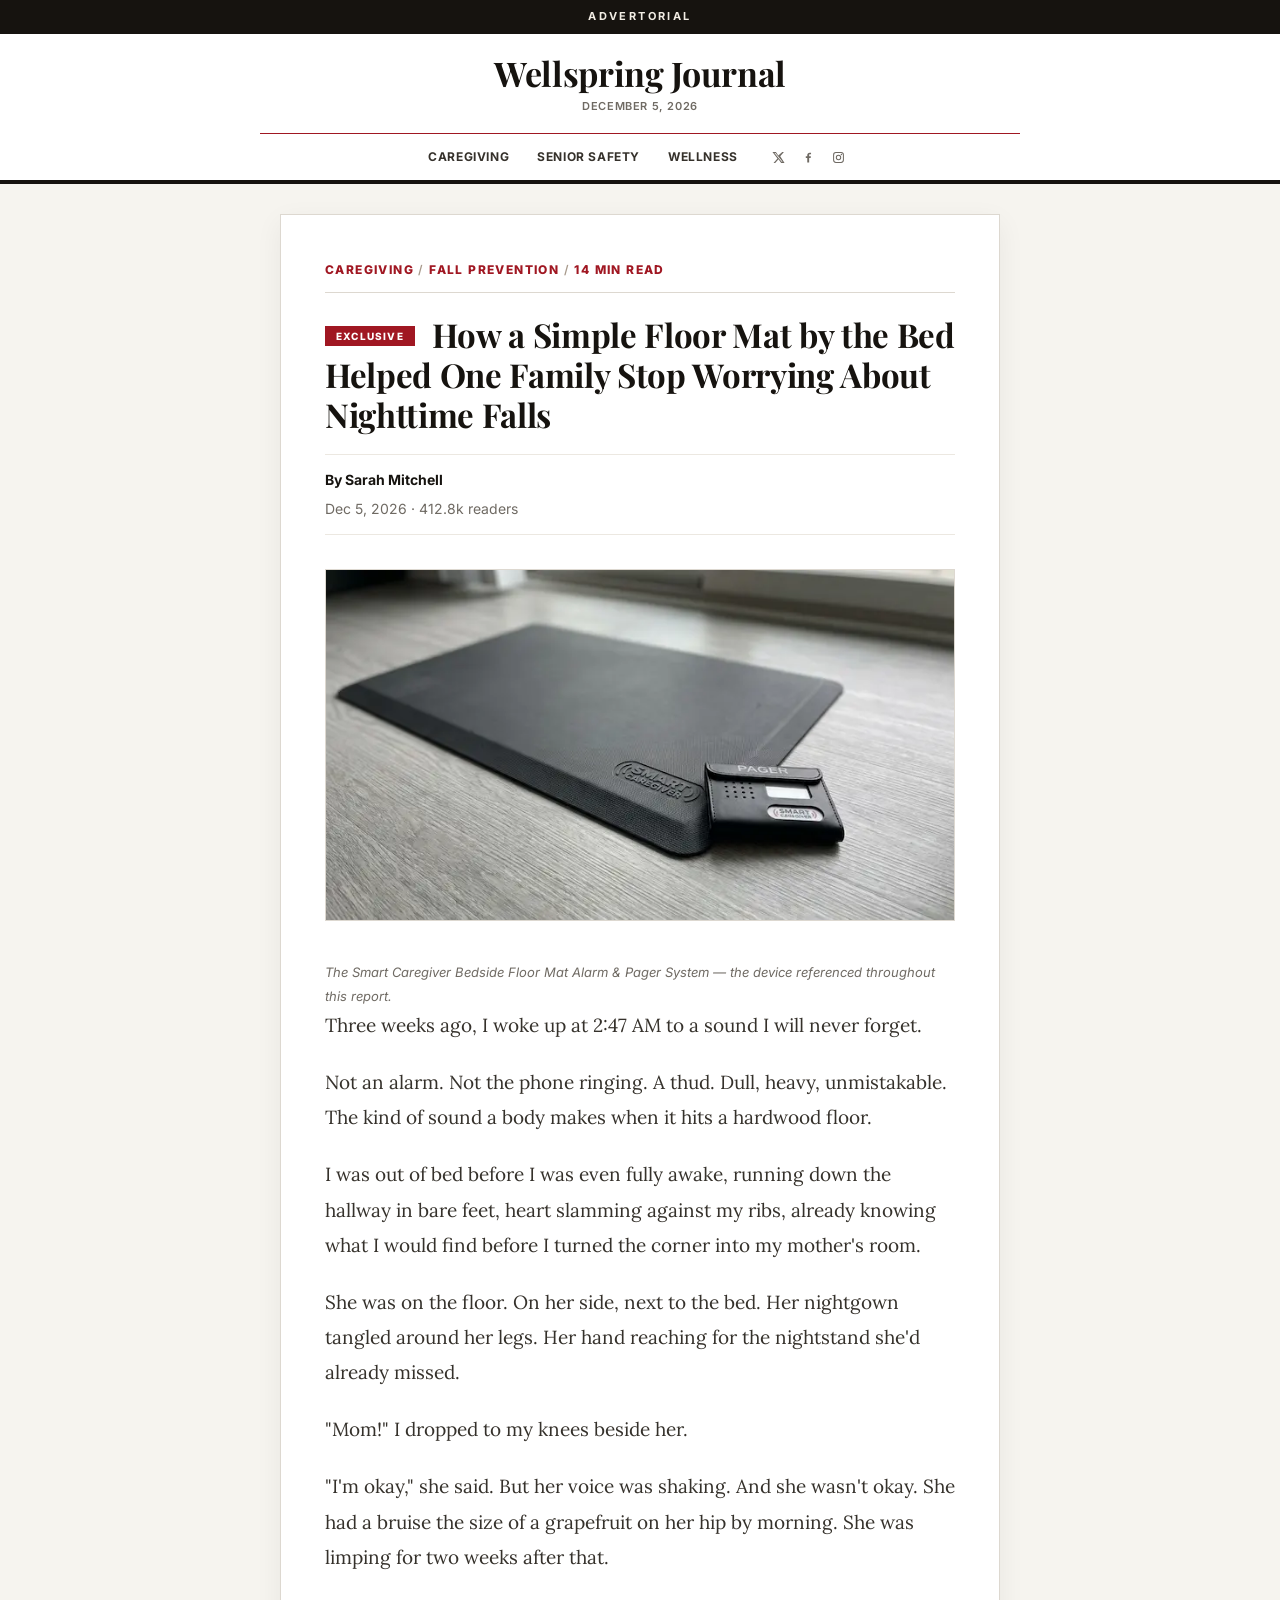
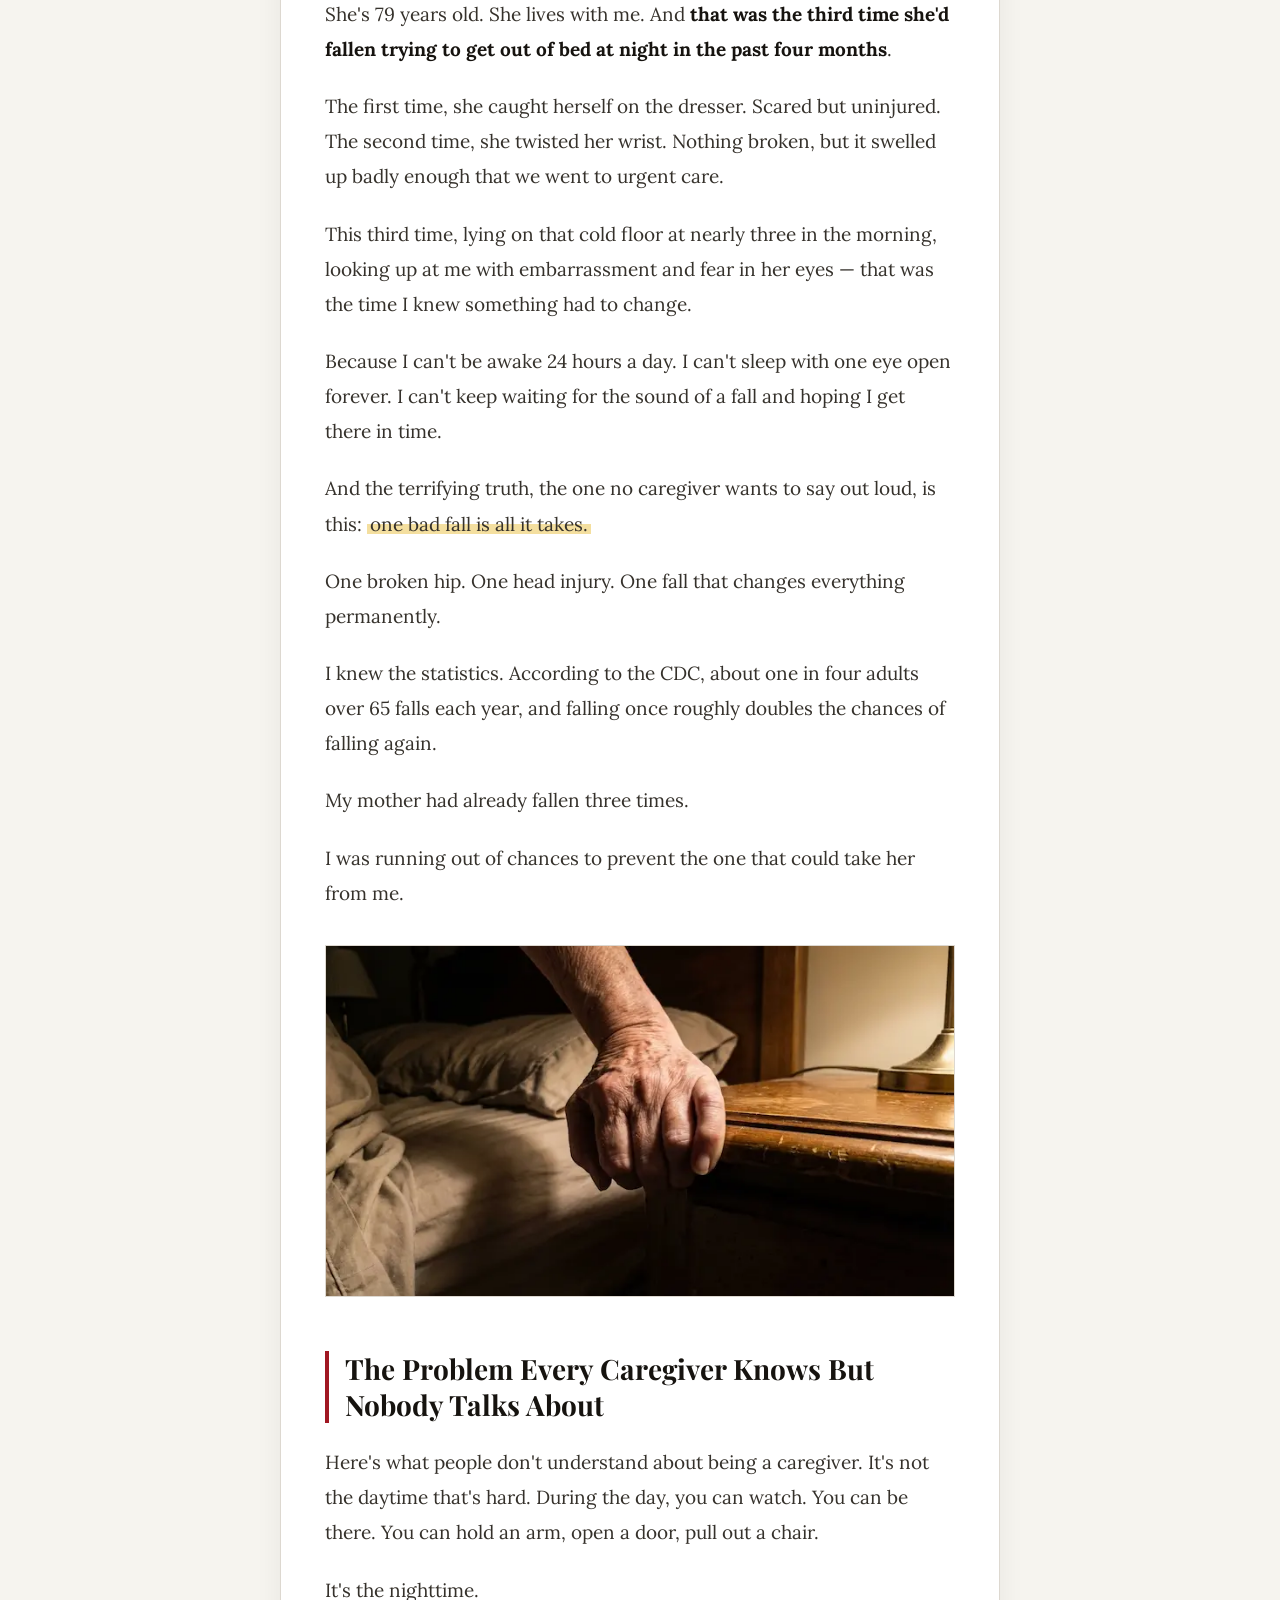
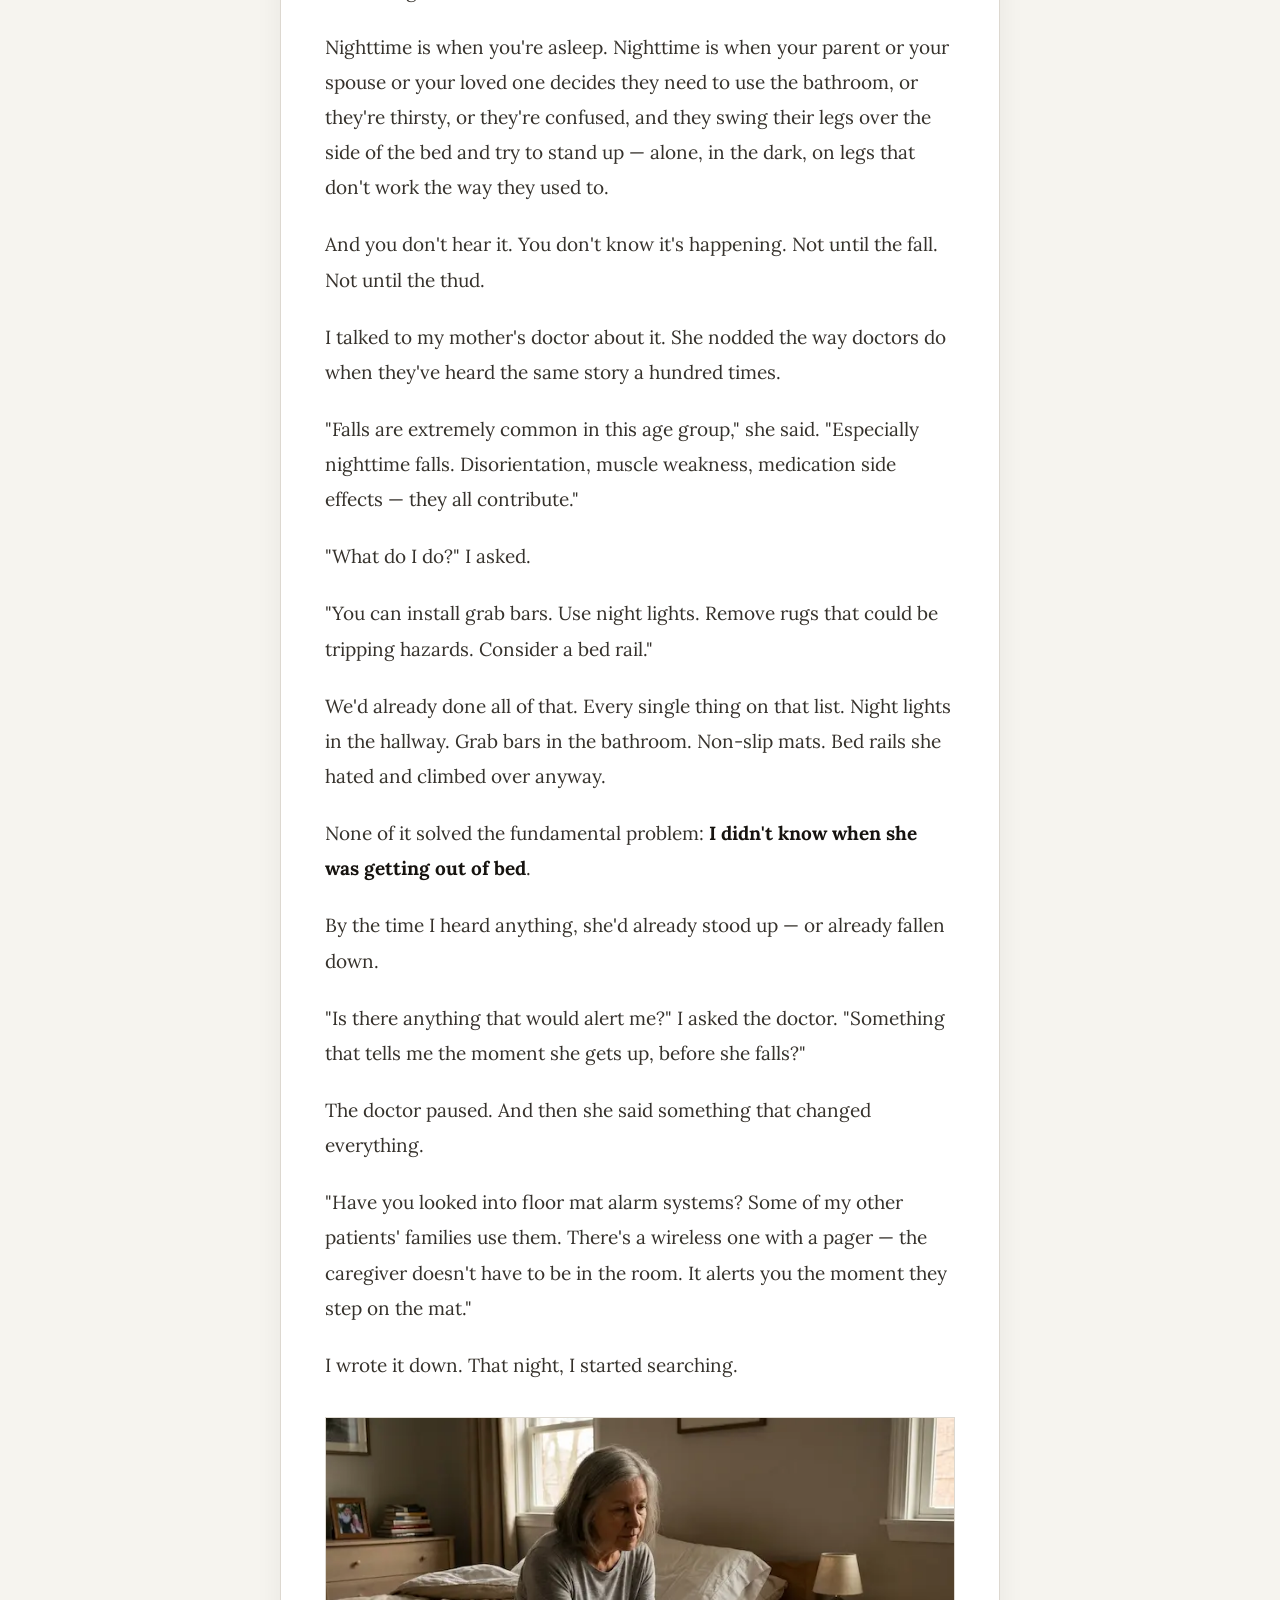
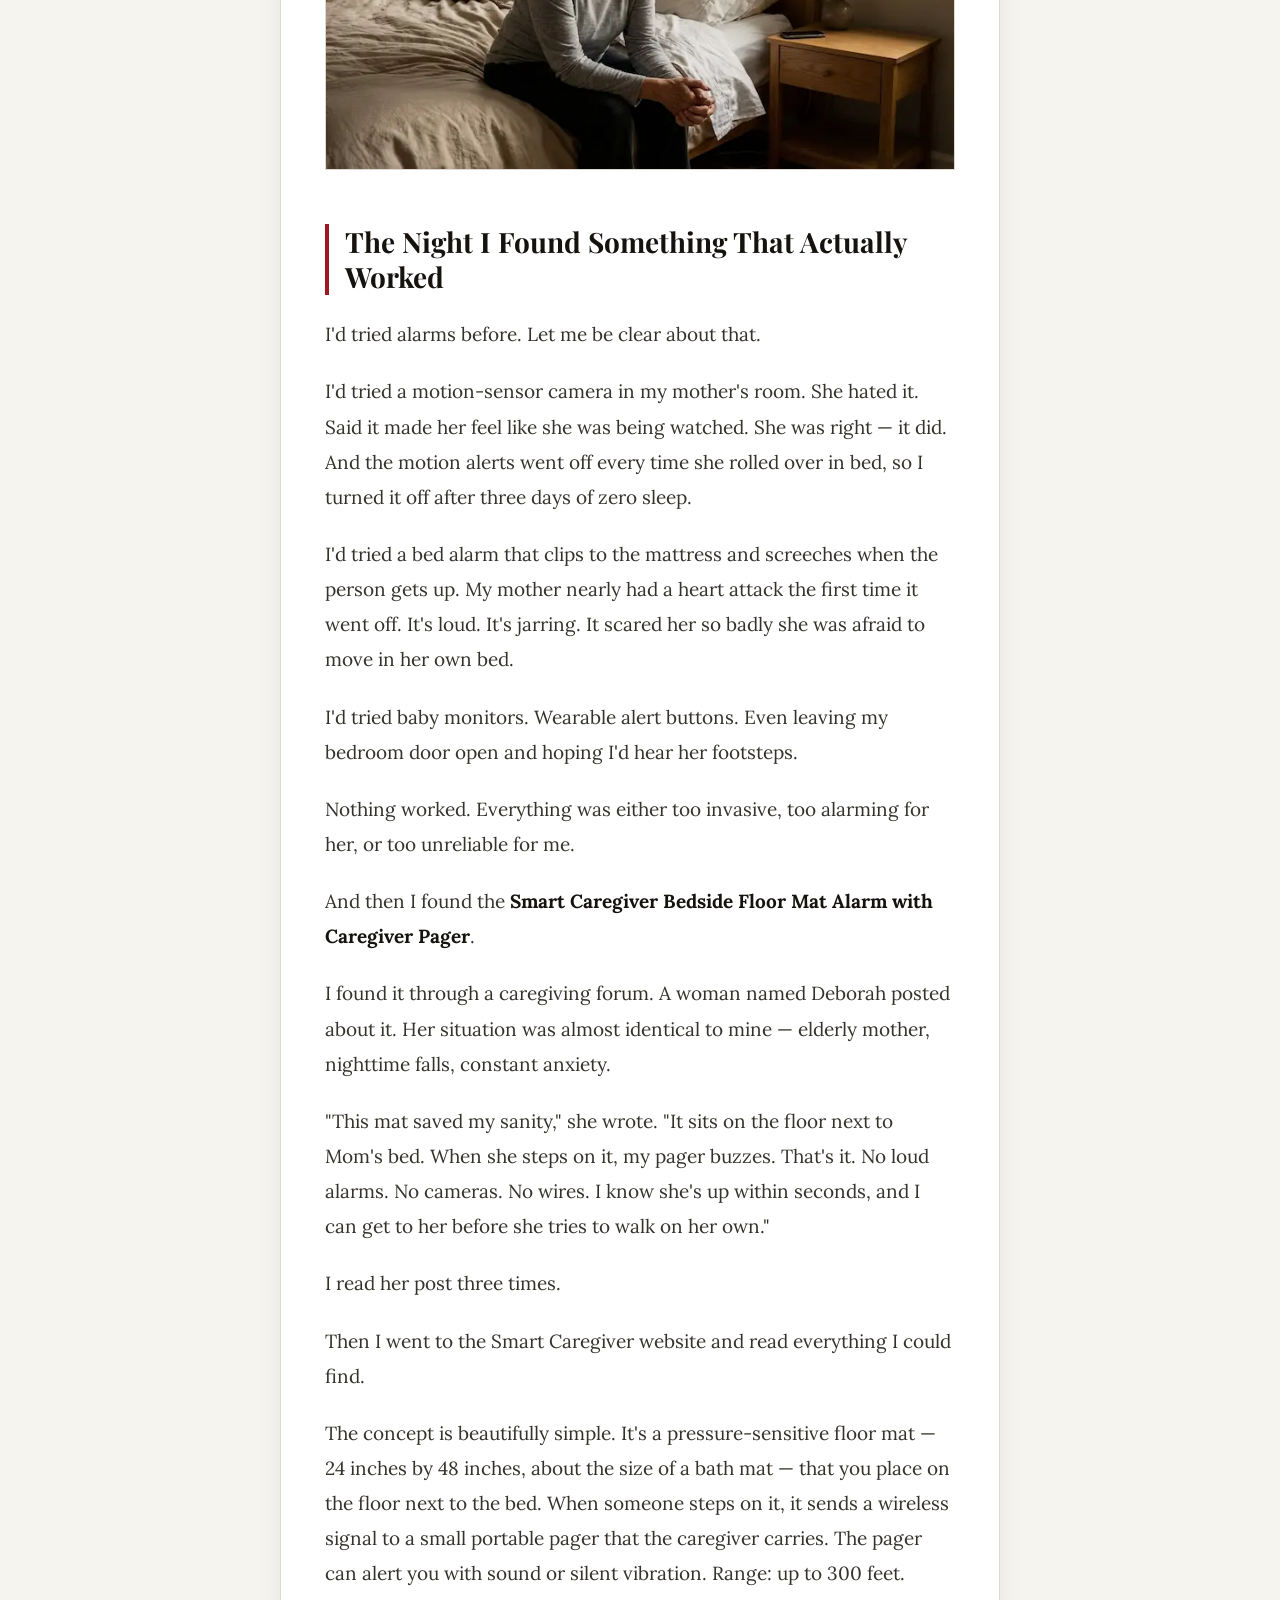
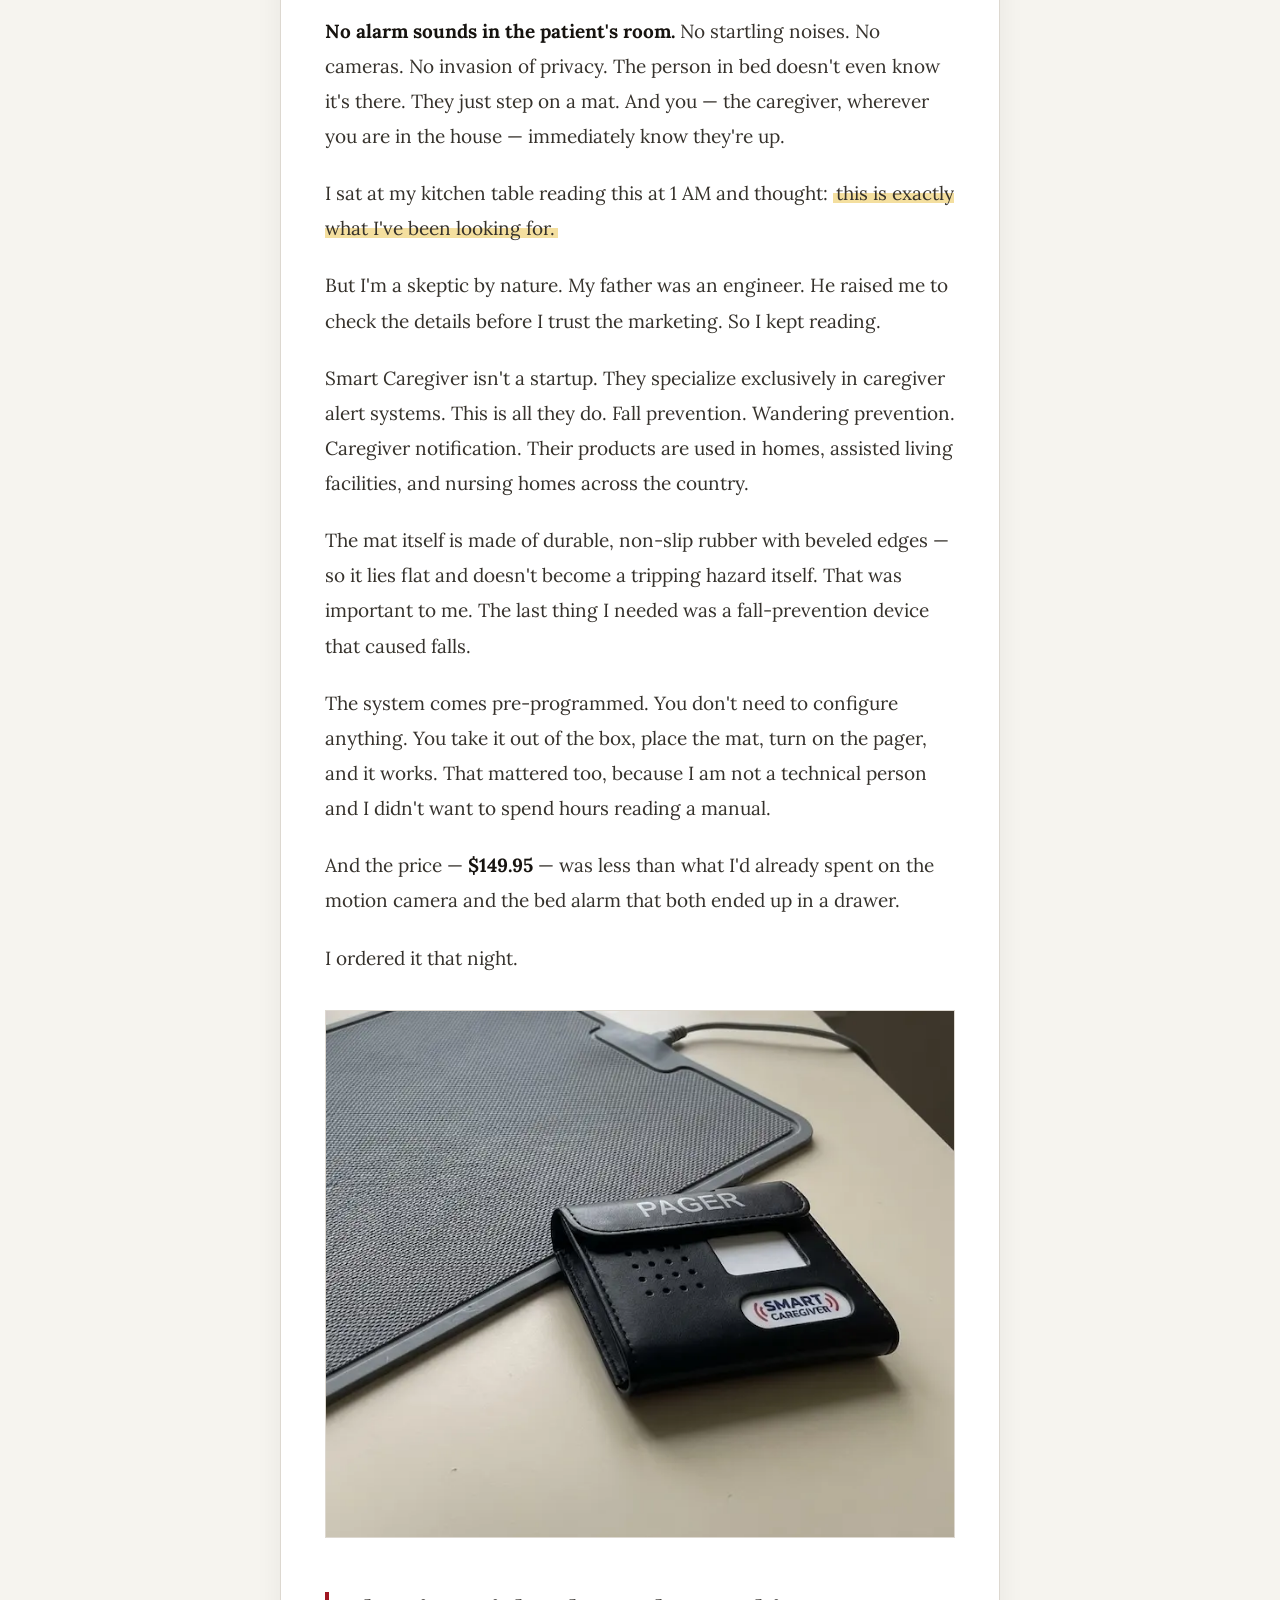
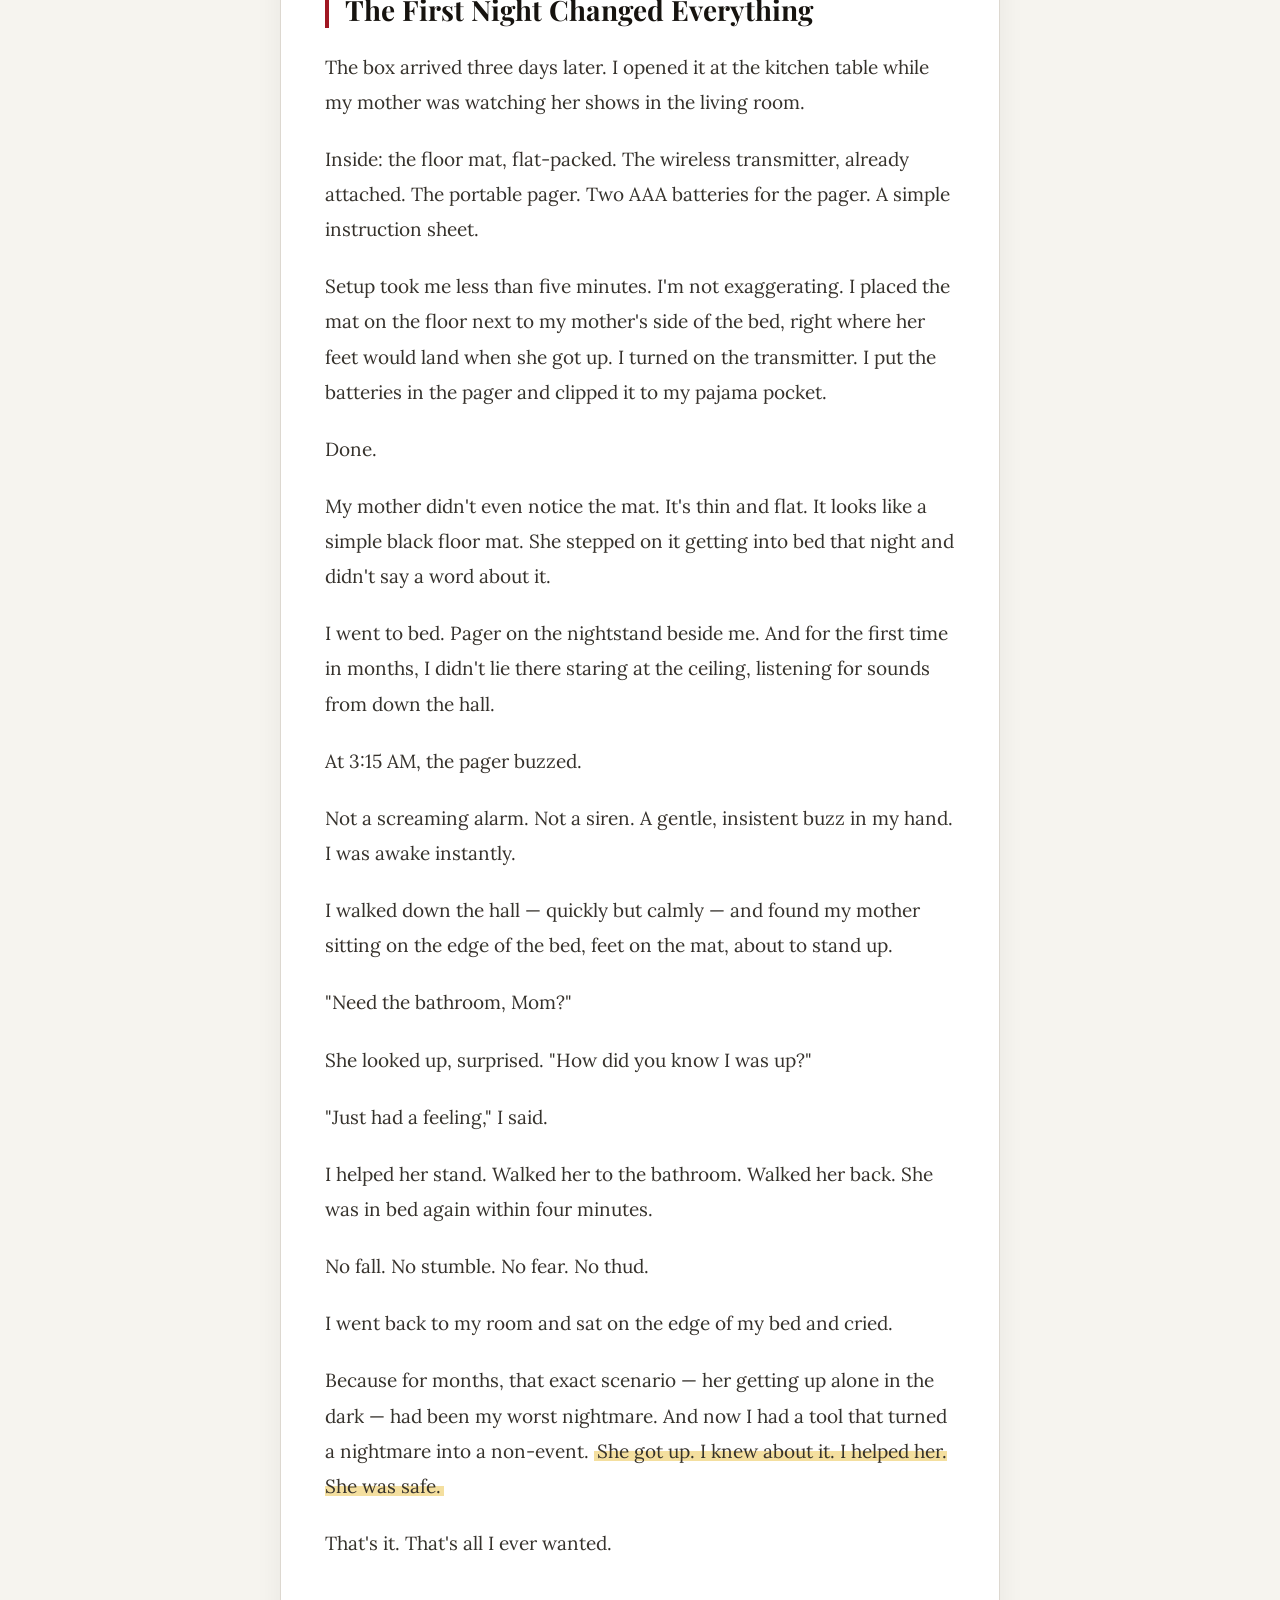
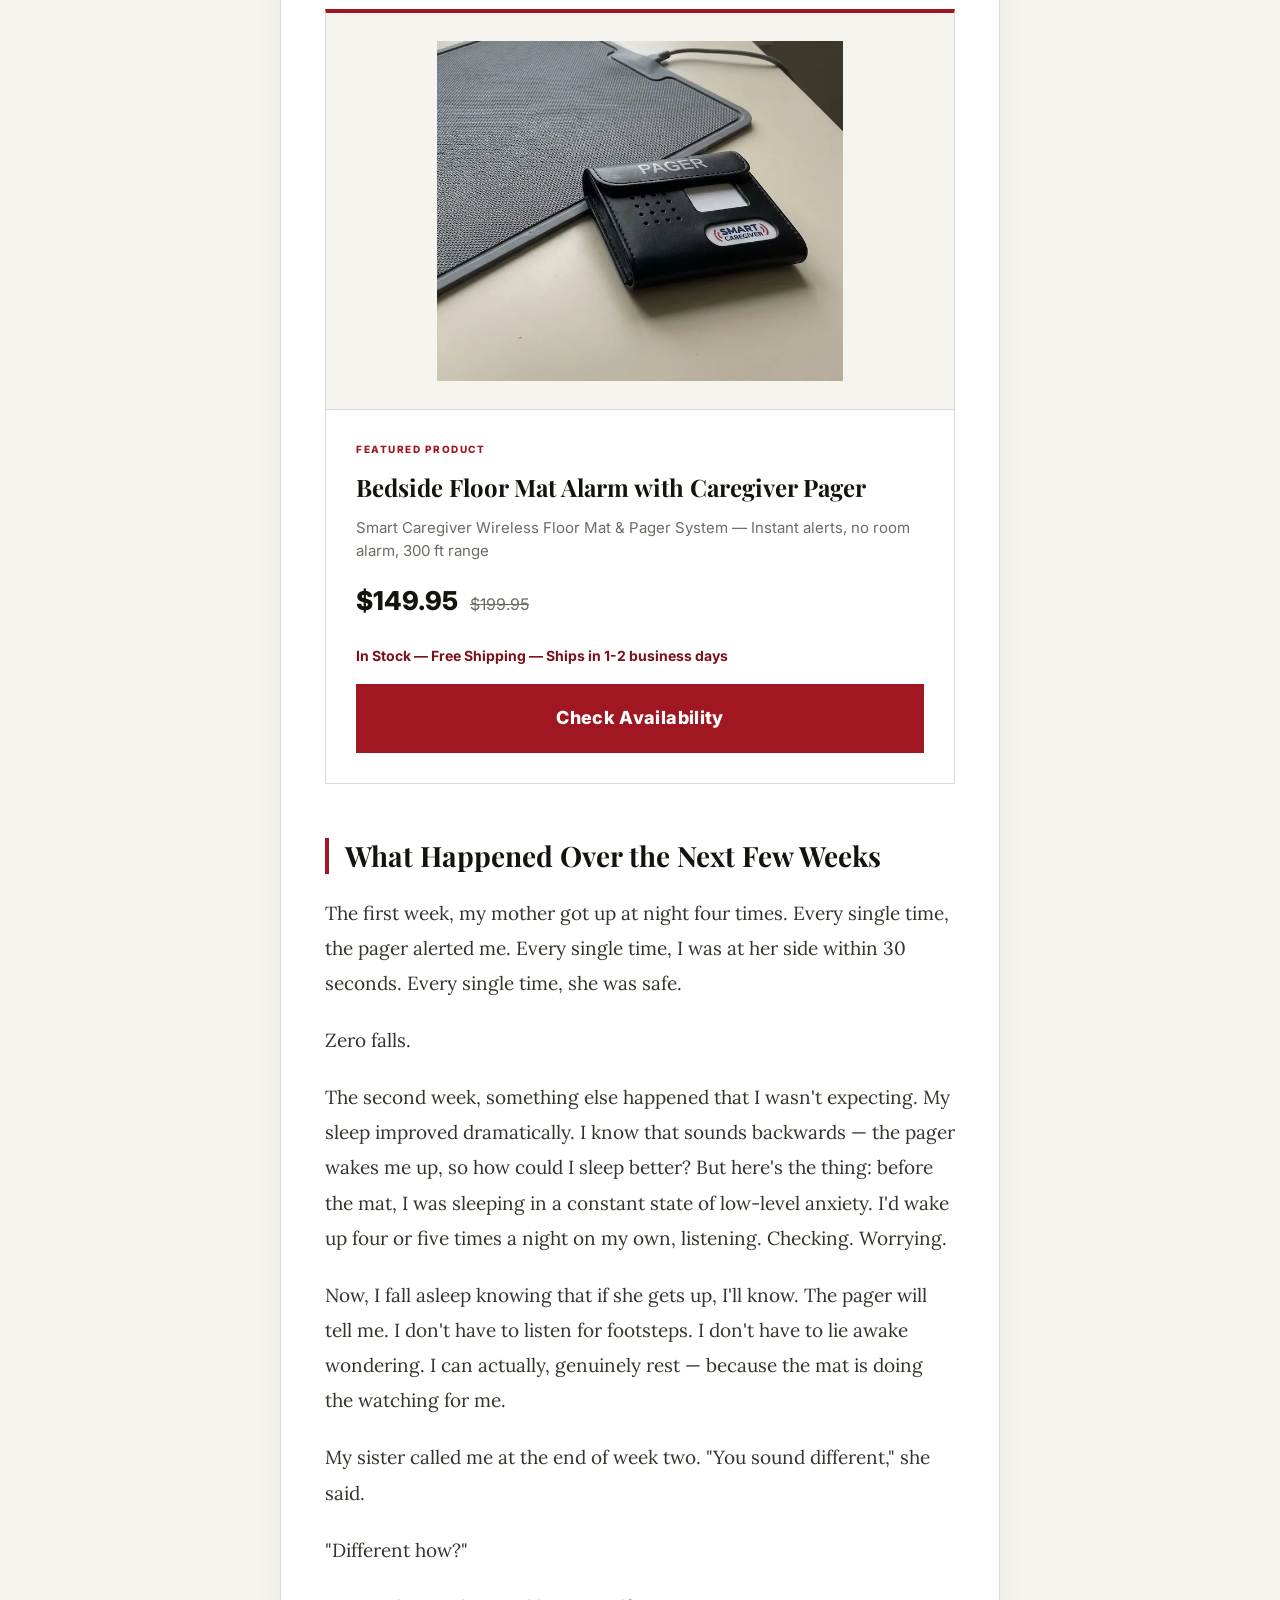
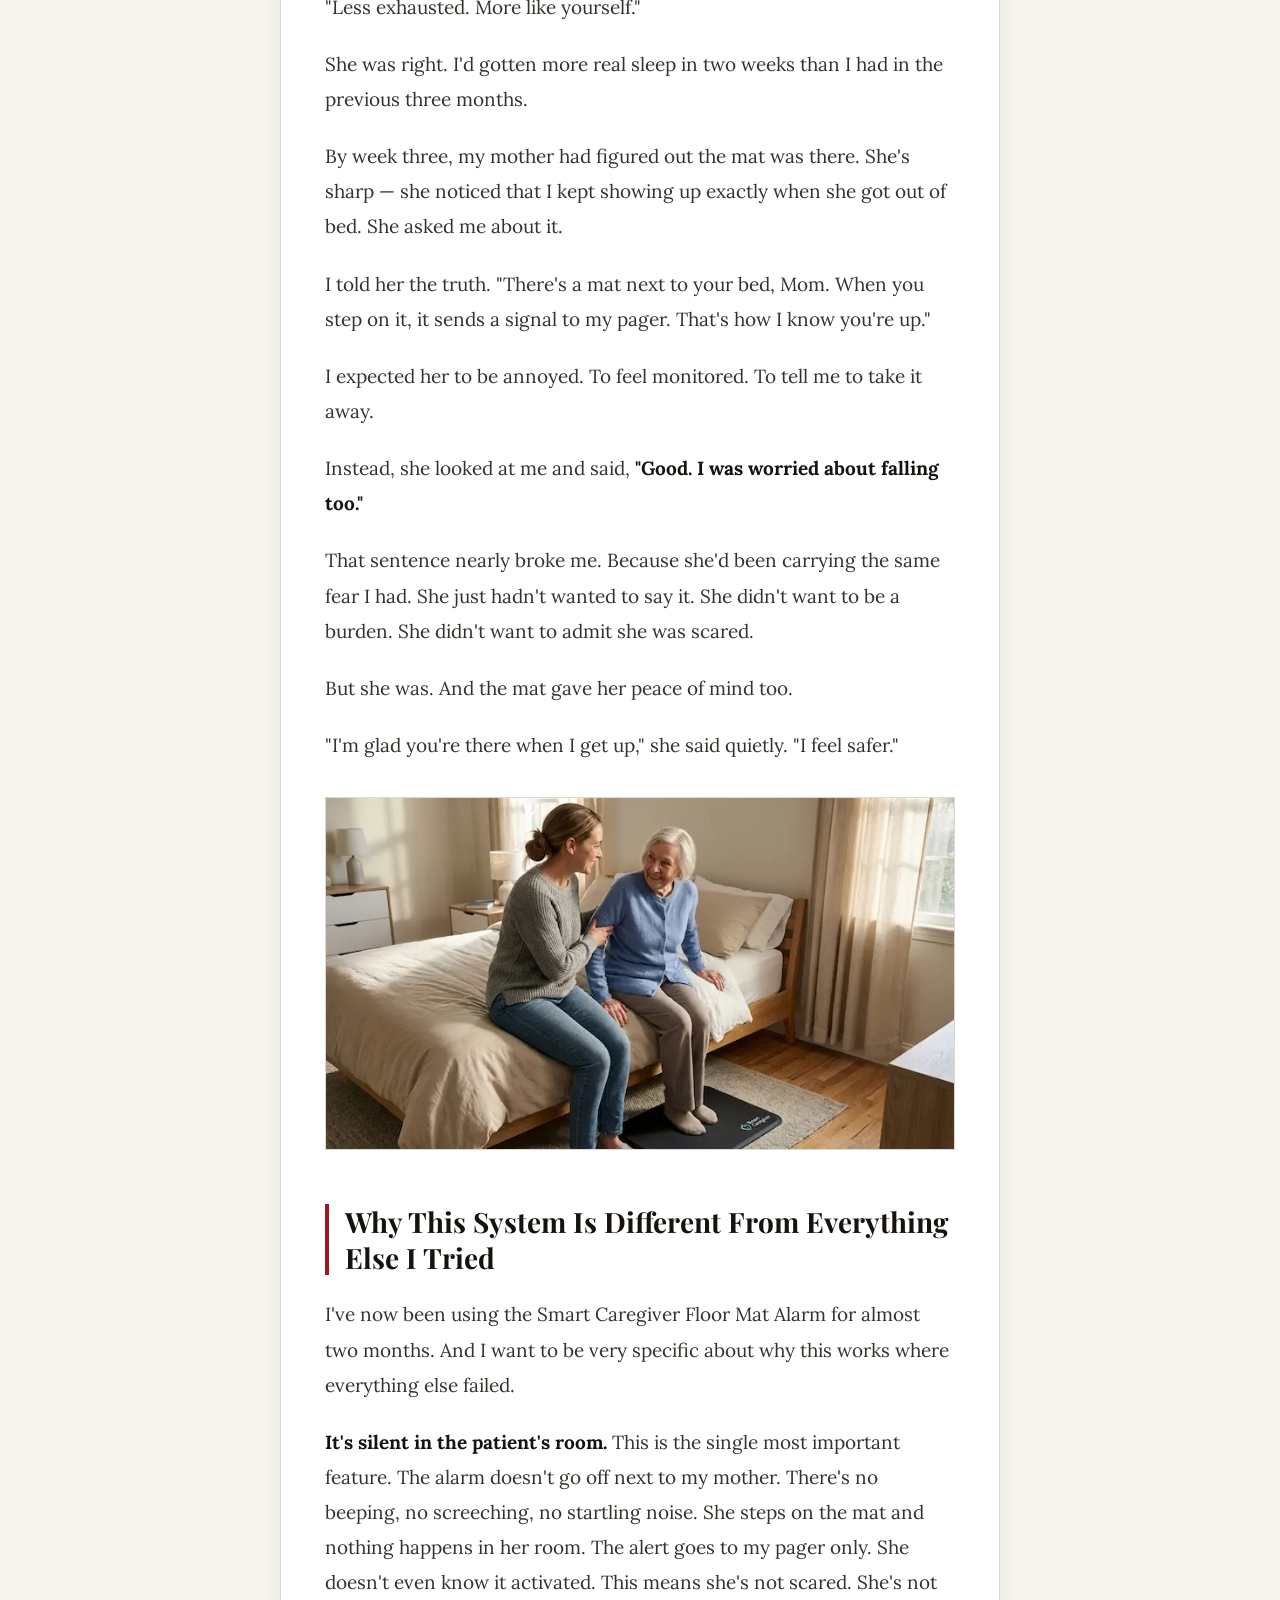
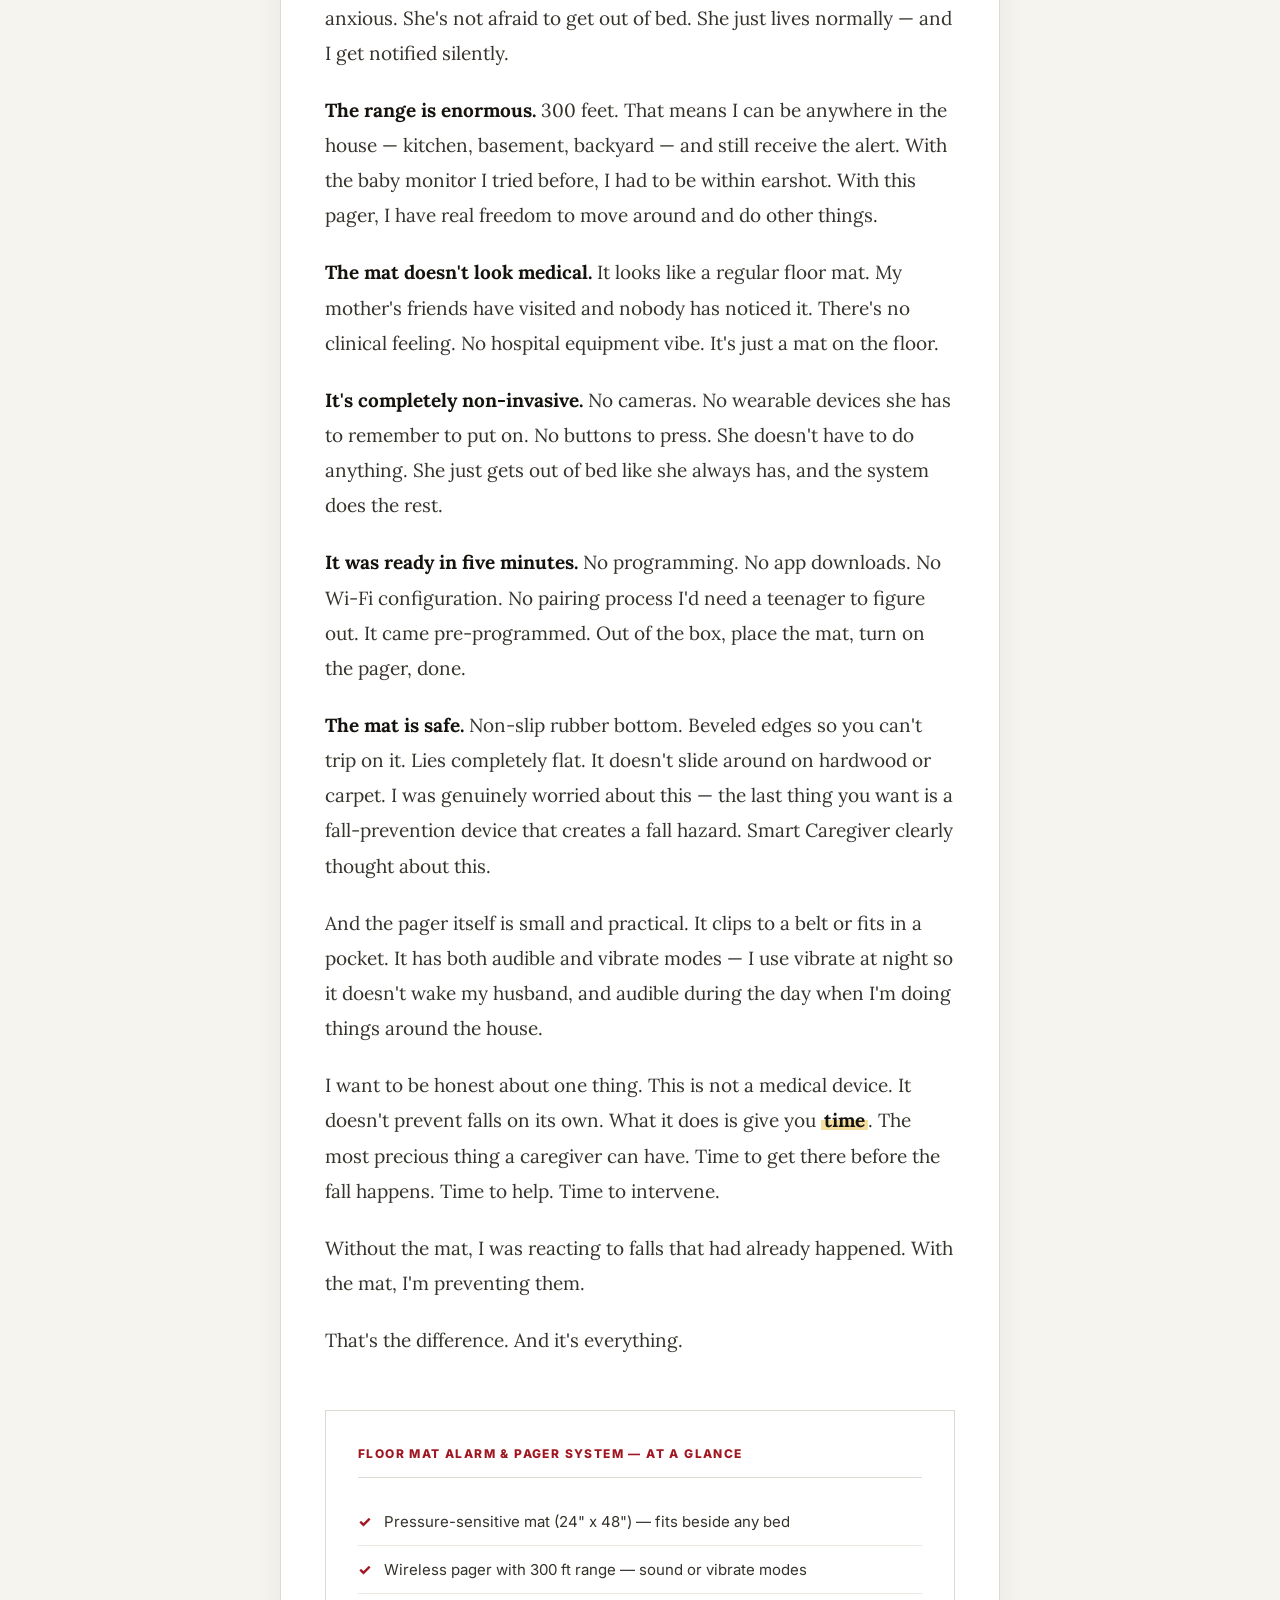
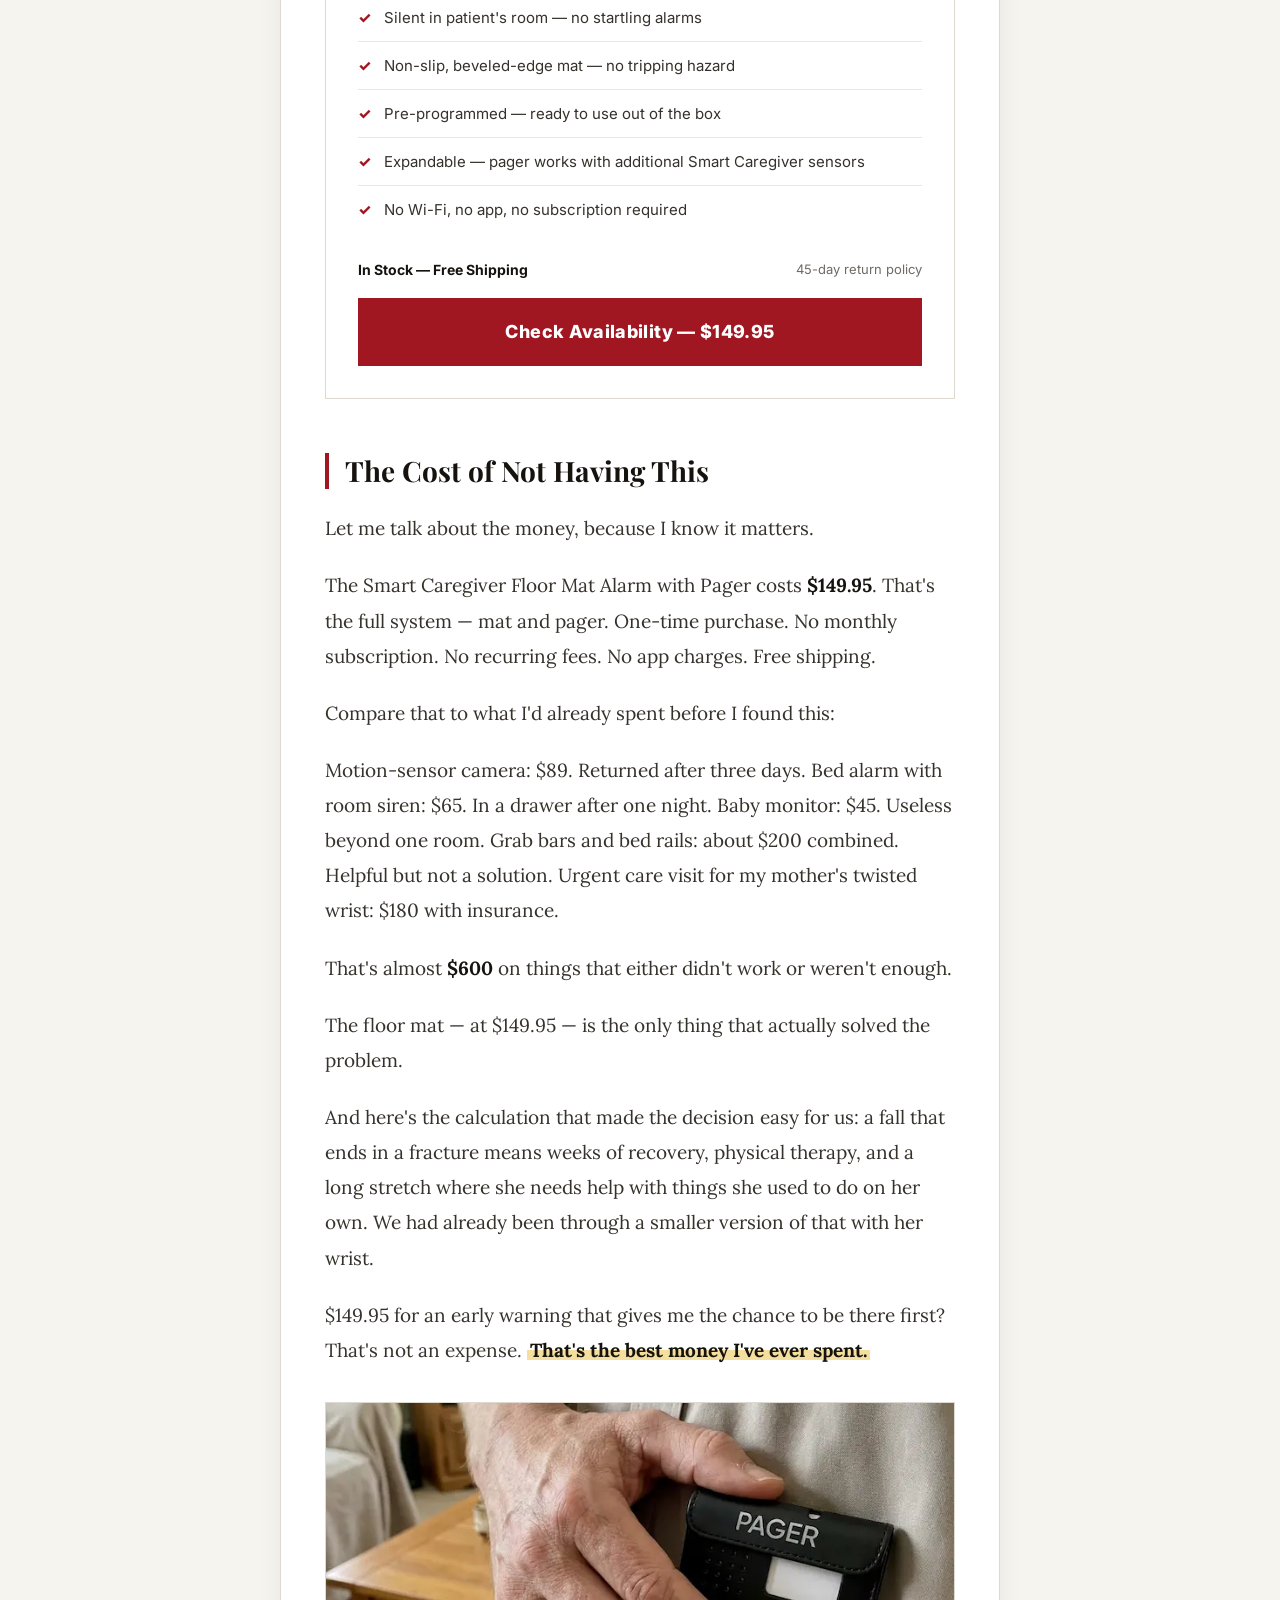
<file: index.html>
﻿<!DOCTYPE html>
<html lang="en">
<head>
    <meta charset="UTF-8">
    <meta name="viewport" content="width=device-width, initial-scale=1.0">
    <link rel="preconnect" href="https://fonts.googleapis.com">
    <link rel="preconnect" href="https://fonts.gstatic.com" crossorigin>
    <link href="https://fonts.googleapis.com/css2?family=Playfair+Display:ital,wght@0,400;0,600;0,700;1,400&family=Lora:ital,wght@0,400;0,500;0,600;0,700;1,400&family=Inter:wght@400;500;600;700;800&display=swap" rel="stylesheet">

    <!--Redtrack code-->
    <title>Wellspring Journal - Bedside Floor Mat Alarm with Caregiver Pager</title>
    <script type="application/ld+json">
        {
            "@context": "https://schema.org",
            "@type": "Article",
            "headline": "How a Simple Floor Mat Helped One Family Stop Worrying About Nighttime Falls",
            "author": { "@type": "Person", "name": "Sarah Mitchell" },
            "datePublished": "2025-01-01"
        }
    </script>

    <style>
        *, *::before, *::after { margin: 0; padding: 0; box-sizing: border-box; }
        html { scroll-behavior: auto; }
        a { text-decoration: none; color: inherit; }
        img { max-width: 100%; height: auto; display: block; }

        body {
            font-family: "Lora", Georgia, serif;
            background: #F7F3ED;
            color: #2a2522;
            line-height: 1.65;
            font-size: 17px;
            overflow-x: hidden;
            -webkit-font-smoothing: antialiased;
        }

        .progress { position: fixed; top: 0; left: 0; height: 2px; width: 0%; background: #5C4033; z-index: 9999; }

        .adv {
            background: #EDE8E1;
            padding: 5px 0;
            text-align: center;
            font-family: "Inter", sans-serif;
            font-size: 9px;
            font-weight: 600;
            letter-spacing: 2.5px;
            text-transform: uppercase;
            color: #9a8e82;
        }

        /* HEADER */
        .mast { background: #FFFDF9; border-bottom: 2px solid #2a2522; }
        .mast__top { max-width: 900px; margin: 0 auto; padding: 20px 20px 16px; display: flex; justify-content: space-between; align-items: flex-end; }
        .mast__logo { font-family: "Playfair Display", Georgia, serif; font-size: 28px; font-weight: 700; color: #2a2522; letter-spacing: -0.02em; line-height: 1; }
        .mast__date { font-family: "Inter", sans-serif; font-size: 11px; color: #8a7e72; font-weight: 500; letter-spacing: 0.3px; }
        .mast__nav { border-top: 1px solid #d6cfc6; background: #FFFDF9; }
        .mast__nav-inner { max-width: 900px; margin: 0 auto; padding: 0 20px; display: flex; align-items: center; gap: 28px; }
        .mast__nav a { font-family: "Inter", sans-serif; font-size: 12px; font-weight: 600; color: #5C4033; letter-spacing: 0.5px; text-transform: uppercase; padding: 10px 0; display: inline-block; }
        .mast__social { margin-left: auto; display: flex; gap: 4px; }
        .mast__social a { width: 26px; height: 26px; display: inline-flex; align-items: center; justify-content: center; color: #8a7e72; }
        .mast__social svg { width: 13px; height: 13px; fill: currentColor; }

        /* ARTICLE */
        .wrap { max-width: 720px; margin: 0 auto; padding: 44px 20px 64px; }

        .section-label { font-family: "Inter", sans-serif; font-size: 11px; font-weight: 700; text-transform: uppercase; letter-spacing: 1.2px; color: #5C4033; margin-bottom: 20px; padding-bottom: 12px; border-bottom: 1px solid #d6cfc6; }
        .section-label span { color: #a89a8c; }

        .hl { font-family: "Playfair Display", Georgia, serif; font-size: 38px; font-weight: 700; line-height: 1.18; letter-spacing: -0.02em; margin-bottom: 24px; color: #1f1b17; }
        .hl__tag { display: inline-block; padding: 3px 10px; background: #5C4033; color: #FFFDF9; font-family: "Inter", sans-serif; font-size: 10px; font-weight: 800; letter-spacing: 0.14em; text-transform: uppercase; vertical-align: middle; margin-right: 10px; position: relative; top: -3px; }

        .meta { font-family: "Inter", sans-serif; font-size: 13px; color: #8a7e72; margin-bottom: 36px; }
        .meta__author { font-weight: 600; color: #4a3f35; }
        .meta__line { margin-top: 4px; }

        /* Article illustrations */
        .copy-illustration {
            width: 100%;
            margin: 36px 0;
            border: 1px solid #d6cfc6;
            background: #F5F1EB;
            overflow: hidden;
        }
        .copy-illustration img {
            width: 100%;
            height: auto;
            display: block;
        }
        .copy-illustration--hero {
            margin: 36px 0 44px;
        }

        .hero-caption {
            margin-top: 10px;
            font-family: "Inter", sans-serif;
            font-size: 12px;
            color: #a89a8c;
            font-style: italic;
        }

        /* BODY */
        .copy p { font-family: "Lora", Georgia, serif; font-size: 18px; line-height: 1.8; margin-bottom: 22px; color: #2a2522; }
        .copy strong { font-weight: 700; }
        .copy em { font-style: italic; }
        .copy h2 { font-family: "Playfair Display", Georgia, serif; font-size: 26px; font-weight: 700; color: #1f1b17; margin: 56px 0 24px; padding-top: 32px; border-top: 1px solid #d6cfc6; }
        .mark { background: linear-gradient(to bottom, transparent 52%, #f0deb4 52%, #f0deb4 88%, transparent 88%); padding: 0 2px; }

        /* OFFER CARD */
        .offer { margin: 48px 0; background: #FFFDF9; border: 1px solid #d6cfc6; }
        .offer__img { width: 100%; background: #EDE8E1; overflow: hidden; }
        .offer__img--photo {
            padding: 28px 32px 32px;
            display: flex;
            align-items: center;
            justify-content: center;
            min-height: 240px;
            border-bottom: 1px solid #e8e1d8;
        }
        .offer__img--photo img {
            display: block;
            max-width: 100%;
            width: auto;
            height: auto;
            max-height: 340px;
            object-fit: contain;
        }
        .offer__body { padding: 28px; }
        .offer__kicker { font-family: "Inter", sans-serif; font-size: 10px; font-weight: 700; text-transform: uppercase; letter-spacing: 1.5px; color: #5C4033; margin-bottom: 8px; }
        .offer__name { font-family: "Playfair Display", Georgia, serif; font-size: 22px; font-weight: 700; color: #1f1b17; margin-bottom: 6px; }
        .offer__desc { font-family: "Inter", sans-serif; font-size: 14px; color: #6b5f53; margin-bottom: 16px; }
        .offer__stock { font-family: "Inter", sans-serif; font-size: 13px; color: #3D6B4F; font-weight: 600; margin-bottom: 16px; }
        .offer__price { font-family: "Inter", sans-serif; font-size: 13px; color: #4a3f35; margin-bottom: 16px; }
        .offer__price strong { font-size: 24px; font-weight: 800; color: #1f1b17; }
        .offer__price del { color: #a89a8c; font-size: 15px; margin-left: 8px; }
        .btn { display: block; width: 100%; padding: 15px 20px; background: #3D6B4F; color: #fff; font-family: "Inter", sans-serif; font-size: 15px; font-weight: 700; text-align: center; letter-spacing: 0.03em; border: none; cursor: pointer; }

        /* SPECS */
        .specs { margin: 52px 0; background: #FFFDF9; border: 1px solid #d6cfc6; padding: 32px; }
        .specs__title { font-family: "Inter", sans-serif; font-size: 11px; font-weight: 700; text-transform: uppercase; letter-spacing: 1.5px; color: #5C4033; margin-bottom: 20px; padding-bottom: 12px; border-bottom: 1px solid #e8e1d8; }
        .specs__list { list-style: none; margin-bottom: 24px; }
        .specs__list li { font-family: "Inter", sans-serif; font-size: 14px; color: #3d352e; padding: 9px 0; border-bottom: 1px solid #efe9e1; padding-left: 22px; position: relative; }
        .specs__list li:last-child { border-bottom: none; }
        .specs__list li::before { content: "\2713"; position: absolute; left: 0; color: #3D6B4F; font-weight: 700; }
        .specs__foot { display: flex; align-items: center; justify-content: space-between; font-family: "Inter", sans-serif; font-size: 12px; color: #8a7e72; margin-bottom: 16px; }
        .specs__foot strong { color: #3D6B4F; font-weight: 600; font-size: 13px; }

        /* COMMENTS */
        .comments { margin-top: 56px; padding-top: 28px; border-top: 1px solid #d6cfc6; }
        .comments__hd { font-family: "Inter", sans-serif; font-size: 11px; font-weight: 800; text-transform: uppercase; letter-spacing: 1.5px; color: #5C4033; margin-bottom: 14px; }
        .comments__closed { text-align: center; padding: 8px 16px; border: 1px solid #d6cfc6; color: #a89a8c; font-family: "Inter", sans-serif; font-size: 12px; margin-bottom: 20px; background: #FFFDF9; }
        .c { display: flex; gap: 12px; padding: 14px 0; border-bottom: 1px solid #efe9e1; }
        .c:last-of-type { border-bottom: none; }
        .c__av { width: 34px; height: 34px; min-width: 34px; display: flex; align-items: center; justify-content: center; color: #fff; font-family: "Inter", sans-serif; font-size: 13px; font-weight: 700; }
        .c__av--sm { width: 26px; height: 26px; min-width: 26px; font-size: 10px; }
        .c__body { flex: 1; min-width: 0; }
        .c__name { font-family: "Inter", sans-serif; font-size: 12px; font-weight: 700; color: #3d352e; display: block; margin-bottom: 2px; }
        .c__txt { font-family: "Inter", sans-serif; font-size: 13px; line-height: 1.55; color: #4a3f35; margin: 0; }
        .c__mention { color: #5C4033; font-weight: 700; }
        .c__act { font-family: "Inter", sans-serif; font-size: 11px; color: #b0a498; margin-top: 5px; font-weight: 600; }
        .c--reply { margin-top: 10px; padding-top: 0; padding-left: 0; border-bottom: none; }
        .comments__note { margin-top: 20px; font-family: "Inter", sans-serif; font-size: 11px; color: #b0a498; font-style: italic; line-height: 1.5; }

        /* FOOTER */
        .ft { background: #EDE8E1; padding: 48px 24px; margin-top: 72px; border-top: 1px solid #d6cfc6; }
        .ft__inner { max-width: 800px; margin: 0 auto; text-align: center; }
        .ft__disc { font-family: "Inter", sans-serif; color: #7a6f63; font-size: 11px; line-height: 1.75; margin-bottom: 20px; }
        .ft__extra { margin: 24px 0; }
        .ft__extra p { font-family: "Inter", sans-serif; color: #7a6f63; font-size: 11px; line-height: 1.75; margin-bottom: 12px; }
        .ft__extra strong { color: #4a3f35; }
        .ft__links { display: flex; justify-content: center; gap: 10px; font-family: "Inter", sans-serif; font-size: 11px; margin-top: 20px; }
        .ft__links a { color: #7a6f63; font-weight: 600; }
        .ft__links span { color: #b0a498; }

        /* RESPONSIVE */
        @media (max-width: 768px) {
            .mast__top { padding: 16px 16px 12px; }
            .mast__logo { font-size: 22px; }
            .mast__date { display: none; }
            .mast__nav-inner { gap: 18px; padding: 0 16px; }
            .mast__social { display: none; }
            .wrap { padding: 28px 16px 48px; }
            .hl { font-size: 28px; }
            .copy p { font-size: 16px; line-height: 1.75; }
            .copy h2 { font-size: 22px; margin: 44px 0 20px; padding-top: 24px; }
            .copy-illustration { margin: 28px 0; }
            .copy-illustration--hero { margin: 28px 0 32px; }
            .offer__img--photo { padding: 20px 18px 22px; min-height: 200px; }
            .offer__img--photo img { max-height: 260px; }
            .offer__body { padding: 22px; }
            .offer__name { font-size: 19px; }
            .specs { padding: 24px 20px; }
            .specs__foot { flex-direction: column; align-items: flex-start; gap: 4px; }
            .c__txt { font-size: 12px; }
            .c__av { width: 30px; height: 30px; min-width: 30px; font-size: 12px; }
            .c__av--sm { width: 24px; height: 24px; min-width: 24px; font-size: 9px; }
        }
    </style>

    <!-- =================================================================
         REDISEÑO estética PERIÓDICO / BROADSHEET (tinta + rojo, Playfair).
         Este bloque va después del anterior y lo reemplaza por completo
         vía orden de cascada. Legible para tercera edad (cuerpo 19px),
         etiqueta advertorial visible, sin urgencia falsa.
         ================================================================= -->
    <style>
        :root {
            --paper: #ffffff;
            --paper-2: #f6f4ef;
            --ink: #16130f;
            --ink-2: #35312b;
            --muted: #6f6a63;
            --red: #a01722;
            --red-dark: #7c0f18;
            --rule: #ddd8d0;
            --rule-soft: #ece8e1;
            --mark: #f4df9f;
            --serif-display: "Playfair Display", Georgia, "Times New Roman", serif;
            --serif-body: "Lora", Georgia, "Times New Roman", serif;
            --sans: "Inter", -apple-system, Helvetica, Arial, sans-serif;
        }

        body {
            font-family: var(--serif-body);
            background: var(--paper-2);
            color: var(--ink);
            line-height: 1.8;
            font-size: 19px;
            -webkit-font-smoothing: antialiased;
        }

        .progress { background: var(--red); height: 3px; }

        /* Etiqueta advertorial */
        .adv {
            background: var(--ink);
            color: #f2ede4;
            padding: 7px 0;
            font-family: var(--sans);
            font-size: 11px;
            font-weight: 700;
            letter-spacing: 2.4px;
            text-transform: uppercase;
        }

        /* Cabecera tipo periódico */
        .mast {
            background: var(--paper);
            border-bottom: 4px solid var(--ink);
        }
        .mast__top {
            max-width: 760px;
            margin: 0 auto;
            padding: 22px 20px 16px;
            display: flex;
            flex-direction: column;
            align-items: center;
            gap: 6px;
            text-align: center;
            border-bottom: 1px solid var(--red);
        }
        .mast__logo {
            font-family: var(--serif-display);
            font-size: 34px;
            font-weight: 700;
            color: var(--ink);
            letter-spacing: -0.01em;
            line-height: 1.05;
        }
        .mast__date {
            font-family: var(--sans);
            font-size: 11px;
            color: var(--muted);
            font-weight: 600;
            letter-spacing: 0.6px;
            text-transform: uppercase;
        }
        .mast__nav { border-top: none; background: var(--paper); }
        .mast__nav-inner {
            max-width: 760px;
            margin: 0 auto;
            padding: 0 20px;
            display: flex;
            justify-content: center;
            align-items: center;
            gap: 28px;
        }
        .mast__nav a {
            font-family: var(--sans);
            font-size: 12px;
            font-weight: 700;
            color: var(--ink-2);
            letter-spacing: 0.6px;
            text-transform: uppercase;
            padding: 12px 0;
        }
        .mast__nav a:hover { color: var(--red); }
        .mast__social { margin-left: 0; }
        .mast__social a { color: var(--muted); }

        /* Artículo */
        .wrap {
            max-width: 720px;
            margin: 30px auto 0;
            padding: 44px 44px 56px;
            background: var(--paper);
            border: 1px solid var(--rule);
            box-shadow: 0 8px 26px rgba(22, 19, 15, 0.06);
        }

        .section-label {
            font-family: var(--sans);
            font-size: 12px;
            font-weight: 800;
            text-transform: uppercase;
            letter-spacing: 1.4px;
            color: var(--red);
            margin-bottom: 22px;
            padding-bottom: 12px;
            border-bottom: 1px solid var(--rule);
        }
        .section-label span { color: #a89a8c; font-weight: 600; }

        .hl {
            font-family: var(--serif-display);
            font-size: 33px;
            font-weight: 700;
            line-height: 1.2;
            letter-spacing: -0.01em;
            color: var(--ink);
            margin-bottom: 20px;
        }
        .hl__tag {
            display: inline-block;
            padding: 4px 11px;
            background: var(--red);
            color: #fff;
            font-family: var(--sans);
            font-size: 10px;
            font-weight: 800;
            letter-spacing: 0.12em;
            text-transform: uppercase;
            vertical-align: middle;
            margin-right: 10px;
            position: relative;
            top: -4px;
        }

        .meta {
            font-family: var(--sans);
            font-size: 14px;
            color: var(--muted);
            margin-bottom: 34px;
            padding: 12px 0;
            border-top: 1px solid var(--rule-soft);
            border-bottom: 1px solid var(--rule-soft);
        }
        .meta__author { font-weight: 700; color: var(--ink); }
        .meta__line { margin-top: 4px; }

        /* Ilustraciones */
        .copy-illustration {
            width: 100%;
            margin: 34px 0;
            border: 1px solid var(--rule);
            background: var(--paper-2);
            overflow: hidden;
        }
        .copy-illustration img { width: 100%; height: auto; display: block; }
        .copy-illustration--hero { margin: 32px 0 40px; }
        .hero-caption {
            margin-top: 10px;
            font-family: var(--sans);
            font-size: 13px;
            color: var(--muted);
            font-style: italic;
        }

        /* Cuerpo */
        .copy p {
            font-family: var(--serif-body);
            font-size: 19px;
            line-height: 1.85;
            margin-bottom: 22px;
            color: var(--ink-2);
        }
        .copy strong { font-weight: 700; color: var(--ink); }
        .copy em { font-style: italic; }
        .copy h2 {
            font-family: var(--serif-display);
            font-size: 28px;
            font-weight: 700;
            color: var(--ink);
            margin: 54px 0 22px;
            padding-left: 16px;
            padding-top: 0;
            border-top: none;
            border-left: 4px solid var(--red);
            line-height: 1.28;
        }
        .mark { background: linear-gradient(to bottom, transparent 52%, var(--mark) 52%, var(--mark) 90%, transparent 90%); padding: 0 3px; }

        /* Oferta */
        .offer {
            margin: 48px 0;
            background: var(--paper);
            border: 1px solid var(--rule);
            border-top: 4px solid var(--red);
        }
        .offer__img { background: var(--paper-2); }
        .offer__img--photo {
            padding: 28px 32px;
            display: flex;
            align-items: center;
            justify-content: center;
            min-height: 240px;
            border-bottom: 1px solid var(--rule);
        }
        .offer__img--photo img { display: block; max-width: 100%; width: auto; height: auto; max-height: 340px; object-fit: contain; }
        .offer__body { padding: 30px; }
        .offer__kicker {
            font-family: var(--sans);
            font-size: 10px;
            font-weight: 800;
            text-transform: uppercase;
            letter-spacing: 1.5px;
            color: var(--red);
            margin-bottom: 8px;
        }
        .offer__name { font-family: var(--serif-display); font-size: 24px; font-weight: 700; color: var(--ink); margin-bottom: 8px; }
        .offer__desc { font-family: var(--sans); font-size: 15px; color: var(--muted); margin-bottom: 16px; line-height: 1.5; }
        .offer__stock { font-family: var(--sans); font-size: 14px; color: var(--red-dark); font-weight: 700; margin-bottom: 16px; }
        .offer__price { font-family: var(--sans); font-size: 14px; color: var(--ink-2); margin-bottom: 18px; }
        .offer__price strong { font-size: 26px; font-weight: 800; color: var(--ink); }
        .offer__price del { color: var(--muted); font-size: 16px; margin-left: 8px; }
        .btn {
            display: block;
            width: 100%;
            padding: 18px 22px;
            background: var(--red);
            color: #fff;
            font-family: var(--sans);
            font-size: 18px;
            font-weight: 800;
            letter-spacing: 0.02em;
            text-align: center;
            border: none;
            cursor: pointer;
            transition: background 0.2s ease;
        }
        .btn:hover { background: var(--red-dark); }

        /* Especificaciones */
        .specs { margin: 52px 0; background: var(--paper); border: 1px solid var(--rule); padding: 32px; }
        .specs__title {
            font-family: var(--sans);
            font-size: 12px;
            font-weight: 800;
            text-transform: uppercase;
            letter-spacing: 1.4px;
            color: var(--red);
            margin-bottom: 20px;
            padding-bottom: 12px;
            border-bottom: 1px solid var(--rule);
        }
        .specs__list { list-style: none; margin-bottom: 24px; }
        .specs__list li {
            font-family: var(--sans);
            font-size: 15px;
            color: var(--ink-2);
            padding: 10px 0 10px 26px;
            border-bottom: 1px solid var(--rule-soft);
            position: relative;
        }
        .specs__list li:last-child { border-bottom: none; }
        .specs__list li::before { content: "\2713"; position: absolute; left: 0; color: var(--red); font-weight: 800; }
        .specs__foot {
            display: flex;
            align-items: center;
            justify-content: space-between;
            font-family: var(--sans);
            font-size: 13px;
            color: var(--muted);
            margin-bottom: 16px;
        }
        .specs__foot strong { color: var(--ink); font-weight: 700; font-size: 14px; }

        /* Comentarios */
        .comments { margin-top: 56px; padding-top: 28px; border-top: 1px solid var(--rule); }
        .comments__hd {
            font-family: var(--sans);
            font-size: 12px;
            font-weight: 800;
            text-transform: uppercase;
            letter-spacing: 1.4px;
            color: var(--red);
            margin-bottom: 16px;
        }
        .comments__closed {
            text-align: center;
            padding: 10px 16px;
            border: 1px solid var(--rule);
            color: var(--muted);
            font-family: var(--sans);
            font-size: 12px;
            margin-bottom: 22px;
            background: var(--paper-2);
        }
        .c { display: flex; gap: 12px; padding: 15px 0; border-bottom: 1px solid var(--rule-soft); }
        .c:last-of-type { border-bottom: none; }
        .c__av {
            width: 38px; height: 38px; min-width: 38px;
            display: flex; align-items: center; justify-content: center;
            color: #fff; font-family: var(--sans); font-size: 14px; font-weight: 700;
            border-radius: 5px;
        }
        .c__av--sm { width: 28px; height: 28px; min-width: 28px; font-size: 11px; }
        .c__body { flex: 1; min-width: 0; }
        .c__name { font-family: var(--sans); font-size: 13px; font-weight: 700; color: var(--ink); display: block; margin-bottom: 3px; }
        .c__txt { font-family: var(--sans); font-size: 15px; line-height: 1.55; color: var(--ink-2); margin: 0; }
        .c__mention { color: var(--red); font-weight: 700; }
        .c__act { font-family: var(--sans); font-size: 12px; color: var(--muted); margin-top: 6px; font-weight: 600; }
        .c--reply { margin-top: 12px; padding-top: 0; border-bottom: none; }
        .comments__note { margin-top: 20px; font-family: var(--sans); font-size: 12px; color: var(--muted); font-style: italic; line-height: 1.55; }

        /* Pie */
        .ft { background: var(--paper); padding: 48px 24px 58px; margin-top: 60px; border-top: 4px solid var(--ink); }
        .ft__inner { max-width: 760px; margin: 0 auto; text-align: center; }
        .ft__disc { font-family: var(--sans); color: var(--muted); font-size: 12px; line-height: 1.75; margin-bottom: 20px; }
        .ft__extra { margin: 26px 0; text-align: left; }
        .ft__extra p { font-family: var(--sans); color: var(--muted); font-size: 12px; line-height: 1.75; margin-bottom: 12px; }
        .ft__extra strong { color: var(--ink); }
        .ft__links { display: flex; justify-content: center; gap: 12px; font-family: var(--sans); font-size: 13px; margin-top: 22px; }
        .ft__links a { color: var(--ink-2); font-weight: 700; }
        .ft__links a:hover { color: var(--red); }
        .ft__links span { color: #c3b9a5; }

        /* Responsive */
        @media (max-width: 768px) {
            body { font-size: 18px; }
            .mast__top { padding: 16px 16px 12px; }
            .mast__logo { font-size: 26px; }
            .mast__date { display: none; }
            .mast__nav-inner { gap: 18px; padding: 0 16px; flex-wrap: wrap; }
            .mast__social { display: none; }
            .wrap { padding: 28px 18px 44px; margin-top: 18px; }
            .hl { font-size: 26px; }
            .copy p { font-size: 18px; line-height: 1.8; }
            .copy h2 { font-size: 23px; margin: 44px 0 18px; }
            .copy-illustration, .copy-illustration--hero { margin: 26px 0; }
            .offer__img--photo { padding: 20px 18px; min-height: 200px; }
            .offer__img--photo img { max-height: 260px; }
            .offer__body { padding: 22px; }
            .offer__name { font-size: 21px; }
            .specs { padding: 24px 20px; }
            .specs__foot { flex-direction: column; align-items: flex-start; gap: 4px; }
            .c__txt { font-size: 14px; }
            .c__av { width: 32px; height: 32px; min-width: 32px; font-size: 13px; }
            .c__av--sm { width: 26px; height: 26px; min-width: 26px; font-size: 10px; }
        }
    </style>
</head>
<body>
    <div class="progress" id="scroll-progress-bar" role="progressbar" aria-label="Reading progress"></div>

    <div class="adv">ADVERTORIAL</div>

    <header class="mast">
        <div class="mast__top">
            <a href="https://smartcaregiver.com/products/wireless-floor-mat-pager-system-large" class="mast__logo">Wellspring Journal</a>
            <span class="mast__date" id="header-date"></span>
        </div>
        <nav class="mast__nav">
            <div class="mast__nav-inner">
                <a href="https://smartcaregiver.com/products/wireless-floor-mat-pager-system-large">Caregiving</a>
                <a href="https://smartcaregiver.com/products/wireless-floor-mat-pager-system-large">Senior Safety</a>
                <a href="https://smartcaregiver.com/products/wireless-floor-mat-pager-system-large">Wellness</a>
                <div class="mast__social">
                    <a href="https://smartcaregiver.com/products/wireless-floor-mat-pager-system-large" target="_blank" rel="noopener noreferrer" aria-label="X"><svg viewBox="0 0 24 24"><path d="M18.9 2H22l-6.8 7.8L23.2 22h-6.3l-4.9-6.9L5.9 22H2.8l7.3-8.3L.8 2h6.4l4.4 6.2L18.9 2zm-1.1 18h1.7L6.3 3.9H4.5L17.8 20z"/></svg></a>
                    <a href="https://smartcaregiver.com/products/wireless-floor-mat-pager-system-large" target="_blank" rel="noopener noreferrer" aria-label="Facebook"><svg viewBox="0 0 24 24"><path d="M13.2 21v-8.2h2.8l.4-3.2h-3.2V7.5c0-.9.3-1.6 1.7-1.6h1.8V3.1c-.3 0-1.4-.1-2.6-.1-2.6 0-4.4 1.6-4.4 4.5v2.1H7v3.2h2.7V21h3.5z"/></svg></a>
                    <a href="https://smartcaregiver.com/products/wireless-floor-mat-pager-system-large" target="_blank" rel="noopener noreferrer" aria-label="Instagram"><svg viewBox="0 0 24 24"><path d="M7.2 2h9.6A5.2 5.2 0 0 1 22 7.2v9.6a5.2 5.2 0 0 1-5.2 5.2H7.2A5.2 5.2 0 0 1 2 16.8V7.2A5.2 5.2 0 0 1 7.2 2zm0 1.9A3.3 3.3 0 0 0 3.9 7.2v9.6a3.3 3.3 0 0 0 3.3 3.3h9.6a3.3 3.3 0 0 0 3.3-3.3V7.2a3.3 3.3 0 0 0-3.3-3.3H7.2zm10.1 1.4a1.2 1.2 0 1 1 0 2.5 1.2 1.2 0 0 1 0-2.5zM12 7a5 5 0 1 1 0 10 5 5 0 0 1 0-10zm0 1.9a3.1 3.1 0 1 0 0 6.2 3.1 3.1 0 0 0 0-6.2z"/></svg></a>
                </div>
            </div>
        </nav>
    </header>

    <article class="wrap">

        <div class="section-label">Caregiving <span>/</span> Fall Prevention <span>/</span> 14 min read</div>

        <h1 class="hl"><span class="hl__tag">EXCLUSIVE</span> How a Simple Floor Mat by the Bed Helped One Family Stop Worrying About Nighttime Falls</h1>

        <div class="meta">
            <div><span class="meta__author">By Sarah Mitchell</span></div>
            <div class="meta__line"><span id="current-date"></span> &middot; 412.8k readers</div>
        </div>

        <!-- Hero: foto de producto. NO usar img/01 (2).webp aqui: es un montaje
             antes/despues ("No protection" vs "Peace of mind every night") y las
             imagenes antes/despues estan prohibidas en salud/bienestar en Taboola.
             TODO opcional: sustituir por una foto de hero dedicada. -->
        <figure class="copy-illustration copy-illustration--hero">
            <img src="img/04%20(1).webp" alt="Smart Caregiver floor mat alarm with its wireless caregiver pager" loading="eager" decoding="async">
        </figure>
        <p class="hero-caption">The Smart Caregiver Bedside Floor Mat Alarm & Pager System — the device referenced throughout this report.</p>

        <section class="copy">

            <p>Three weeks ago, I woke up at 2:47 AM to a sound I will never forget.</p>

            <p>Not an alarm. Not the phone ringing. A thud. Dull, heavy, unmistakable. The kind of sound a body makes when it hits a hardwood floor.</p>

            <p>I was out of bed before I was even fully awake, running down the hallway in bare feet, heart slamming against my ribs, already knowing what I would find before I turned the corner into my mother's room.</p>

            <p>She was on the floor. On her side, next to the bed. Her nightgown tangled around her legs. Her hand reaching for the nightstand she'd already missed.</p>

            <p>"Mom!" I dropped to my knees beside her.</p>

            <p>"I'm okay," she said. But her voice was shaking. And she wasn't okay. She had a bruise the size of a grapefruit on her hip by morning. She was limping for two weeks after that.</p>

            <p>She's 79 years old. She lives with me. And <strong>that was the third time she'd fallen trying to get out of bed at night in the past four months</strong>.</p>

            <p>The first time, she caught herself on the dresser. Scared but uninjured. The second time, she twisted her wrist. Nothing broken, but it swelled up badly enough that we went to urgent care.</p>

            <p>This third time, lying on that cold floor at nearly three in the morning, looking up at me with embarrassment and fear in her eyes — that was the time I knew something had to change.</p>

            <p>Because I can't be awake 24 hours a day. I can't sleep with one eye open forever. I can't keep waiting for the sound of a fall and hoping I get there in time.</p>

            <p>And the terrifying truth, the one no caregiver wants to say out loud, is this: <span class="mark">one bad fall is all it takes.</span></p>

            <p>One broken hip. One head injury. One fall that changes everything permanently.</p>

            <p>I knew the statistics. According to the CDC, about one in four adults over 65 falls each year, and falling once roughly doubles the chances of falling again.</p>

            <p>My mother had already fallen three times.</p>

            <p>I was running out of chances to prevent the one that could take her from me.</p>

            <figure class="copy-illustration">
                <img src="img/02%20(1).webp" alt="Elderly woman's hand gripping the edge of the bed, soft dim lighting" loading="lazy" decoding="async">
            </figure>

            <h2>The Problem Every Caregiver Knows But Nobody Talks About</h2>

            <p>Here's what people don't understand about being a caregiver. It's not the daytime that's hard. During the day, you can watch. You can be there. You can hold an arm, open a door, pull out a chair.</p>

            <p>It's the nighttime.</p>

            <p>Nighttime is when you're asleep. Nighttime is when your parent or your spouse or your loved one decides they need to use the bathroom, or they're thirsty, or they're confused, and they swing their legs over the side of the bed and try to stand up — alone, in the dark, on legs that don't work the way they used to.</p>

            <p>And you don't hear it. You don't know it's happening. Not until the fall. Not until the thud.</p>

            <p>I talked to my mother's doctor about it. She nodded the way doctors do when they've heard the same story a hundred times.</p>

            <p>"Falls are extremely common in this age group," she said. "Especially nighttime falls. Disorientation, muscle weakness, medication side effects — they all contribute."</p>

            <p>"What do I do?" I asked.</p>

            <p>"You can install grab bars. Use night lights. Remove rugs that could be tripping hazards. Consider a bed rail."</p>

            <p>We'd already done all of that. Every single thing on that list. Night lights in the hallway. Grab bars in the bathroom. Non-slip mats. Bed rails she hated and climbed over anyway.</p>

            <p>None of it solved the fundamental problem: <strong>I didn't know when she was getting out of bed</strong>.</p>

            <p>By the time I heard anything, she'd already stood up — or already fallen down.</p>

            <p>"Is there anything that would alert me?" I asked the doctor. "Something that tells me the moment she gets up, before she falls?"</p>

            <p>The doctor paused. And then she said something that changed everything.</p>

            <p>"Have you looked into floor mat alarm systems? Some of my other patients' families use them. There's a wireless one with a pager — the caregiver doesn't have to be in the room. It alerts you the moment they step on the mat."</p>

            <p>I wrote it down. That night, I started searching.</p>

            <figure class="copy-illustration">
                <img src="img/03%20(1).webp" alt="Caregiver at kitchen table at night researching on a laptop" loading="lazy" decoding="async">
            </figure>

            <h2>The Night I Found Something That Actually Worked</h2>

            <p>I'd tried alarms before. Let me be clear about that.</p>

            <p>I'd tried a motion-sensor camera in my mother's room. She hated it. Said it made her feel like she was being watched. She was right — it did. And the motion alerts went off every time she rolled over in bed, so I turned it off after three days of zero sleep.</p>

            <p>I'd tried a bed alarm that clips to the mattress and screeches when the person gets up. My mother nearly had a heart attack the first time it went off. It's loud. It's jarring. It scared her so badly she was afraid to move in her own bed.</p>

            <p>I'd tried baby monitors. Wearable alert buttons. Even leaving my bedroom door open and hoping I'd hear her footsteps.</p>

            <p>Nothing worked. Everything was either too invasive, too alarming for her, or too unreliable for me.</p>

            <p>And then I found the <strong>Smart Caregiver Bedside Floor Mat Alarm with Caregiver Pager</strong>.</p>

            <p>I found it through a caregiving forum. A woman named Deborah posted about it. Her situation was almost identical to mine — elderly mother, nighttime falls, constant anxiety.</p>

            <p>"This mat saved my sanity," she wrote. "It sits on the floor next to Mom's bed. When she steps on it, my pager buzzes. That's it. No loud alarms. No cameras. No wires. I know she's up within seconds, and I can get to her before she tries to walk on her own."</p>

            <p>I read her post three times.</p>

            <p>Then I went to the Smart Caregiver website and read everything I could find.</p>

            <p>The concept is beautifully simple. It's a pressure-sensitive floor mat — 24 inches by 48 inches, about the size of a bath mat — that you place on the floor next to the bed. When someone steps on it, it sends a wireless signal to a small portable pager that the caregiver carries. The pager can alert you with sound or silent vibration. Range: up to 300 feet.</p>

            <p><strong>No alarm sounds in the patient's room.</strong> No startling noises. No cameras. No invasion of privacy. The person in bed doesn't even know it's there. They just step on a mat. And you — the caregiver, wherever you are in the house — immediately know they're up.</p>

            <p>I sat at my kitchen table reading this at 1 AM and thought: <span class="mark">this is exactly what I've been looking for.</span></p>

            <p>But I'm a skeptic by nature. My father was an engineer. He raised me to check the details before I trust the marketing. So I kept reading.</p>

            <p>Smart Caregiver isn't a startup. They specialize exclusively in caregiver alert systems. This is all they do. Fall prevention. Wandering prevention. Caregiver notification. Their products are used in homes, assisted living facilities, and nursing homes across the country.</p>

            <p>The mat itself is made of durable, non-slip rubber with beveled edges — so it lies flat and doesn't become a tripping hazard itself. That was important to me. The last thing I needed was a fall-prevention device that caused falls.</p>

            <p>The system comes pre-programmed. You don't need to configure anything. You take it out of the box, place the mat, turn on the pager, and it works. That mattered too, because I am not a technical person and I didn't want to spend hours reading a manual.</p>

            <p>And the price — <strong>$149.95</strong> — was less than what I'd already spent on the motion camera and the bed alarm that both ended up in a drawer.</p>

            <p>I ordered it that night.</p>

            <figure class="copy-illustration">
                <img src="img/producto.webp" alt="Smart Caregiver floor mat and portable pager on a clean background" loading="lazy" decoding="async">
            </figure>

            <h2>The First Night Changed Everything</h2>

            <p>The box arrived three days later. I opened it at the kitchen table while my mother was watching her shows in the living room.</p>

            <p>Inside: the floor mat, flat-packed. The wireless transmitter, already attached. The portable pager. Two AAA batteries for the pager. A simple instruction sheet.</p>

            <p>Setup took me less than five minutes. I'm not exaggerating. I placed the mat on the floor next to my mother's side of the bed, right where her feet would land when she got up. I turned on the transmitter. I put the batteries in the pager and clipped it to my pajama pocket.</p>

            <p>Done.</p>

            <p>My mother didn't even notice the mat. It's thin and flat. It looks like a simple black floor mat. She stepped on it getting into bed that night and didn't say a word about it.</p>

            <p>I went to bed. Pager on the nightstand beside me. And for the first time in months, I didn't lie there staring at the ceiling, listening for sounds from down the hall.</p>

            <p>At 3:15 AM, the pager buzzed.</p>

            <p>Not a screaming alarm. Not a siren. A gentle, insistent buzz in my hand. I was awake instantly.</p>

            <p>I walked down the hall — quickly but calmly — and found my mother sitting on the edge of the bed, feet on the mat, about to stand up.</p>

            <p>"Need the bathroom, Mom?"</p>

            <p>She looked up, surprised. "How did you know I was up?"</p>

            <p>"Just had a feeling," I said.</p>

            <p>I helped her stand. Walked her to the bathroom. Walked her back. She was in bed again within four minutes.</p>

            <p>No fall. No stumble. No fear. No thud.</p>

            <p>I went back to my room and sat on the edge of my bed and cried.</p>

            <p>Because for months, that exact scenario — her getting up alone in the dark — had been my worst nightmare. And now I had a tool that turned a nightmare into a non-event. <span class="mark">She got up. I knew about it. I helped her. She was safe.</span></p>

            <p>That's it. That's all I ever wanted.</p>

            <!-- OFFER CARD 1 -->
            <div class="offer">
                <div class="offer__img offer__img--photo">
                    <img src="img/producto.webp" alt="Bedside floor mat alarm with caregiver pager: mat beside the bed and pager on the nightstand" width="800" height="600" loading="lazy" decoding="async">
                </div>
                <div class="offer__body">
                    <div class="offer__kicker">Featured Product</div>
                    <div class="offer__name">Bedside Floor Mat Alarm with Caregiver Pager</div>
                    <div class="offer__desc">Smart Caregiver Wireless Floor Mat & Pager System — Instant alerts, no room alarm, 300 ft range</div>
                    <div class="offer__price"><strong>$149.95</strong> <del>$199.95</del></div>
                    <div class="offer__stock">In Stock — Free Shipping — Ships in 1-2 business days</div>
                    <a href="https://smartcaregiver.com/products/wireless-floor-mat-pager-system-large" class="btn" target="_blank" rel="noopener noreferrer">Check Availability</a>
                </div>
            </div>

            <h2>What Happened Over the Next Few Weeks</h2>

            <p>The first week, my mother got up at night four times. Every single time, the pager alerted me. Every single time, I was at her side within 30 seconds. Every single time, she was safe.</p>

            <p>Zero falls.</p>

            <p>The second week, something else happened that I wasn't expecting. My sleep improved dramatically. I know that sounds backwards — the pager wakes me up, so how could I sleep better? But here's the thing: before the mat, I was sleeping in a constant state of low-level anxiety. I'd wake up four or five times a night on my own, listening. Checking. Worrying.</p>

            <p>Now, I fall asleep knowing that if she gets up, I'll know. The pager will tell me. I don't have to listen for footsteps. I don't have to lie awake wondering. I can actually, genuinely rest — because the mat is doing the watching for me.</p>

            <p>My sister called me at the end of week two. "You sound different," she said.</p>

            <p>"Different how?"</p>

            <p>"Less exhausted. More like yourself."</p>

            <p>She was right. I'd gotten more real sleep in two weeks than I had in the previous three months.</p>

            <p>By week three, my mother had figured out the mat was there. She's sharp — she noticed that I kept showing up exactly when she got out of bed. She asked me about it.</p>

            <p>I told her the truth. "There's a mat next to your bed, Mom. When you step on it, it sends a signal to my pager. That's how I know you're up."</p>

            <p>I expected her to be annoyed. To feel monitored. To tell me to take it away.</p>

            <p>Instead, she looked at me and said, <strong>"Good. I was worried about falling too."</strong></p>

            <p>That sentence nearly broke me. Because she'd been carrying the same fear I had. She just hadn't wanted to say it. She didn't want to be a burden. She didn't want to admit she was scared.</p>

            <p>But she was. And the mat gave her peace of mind too.</p>

            <p>"I'm glad you're there when I get up," she said quietly. "I feel safer."</p>

            <figure class="copy-illustration">
                <img src="img/05%20(1).webp" alt="Adult daughter helping her elderly mother stand up from the bed" loading="lazy" decoding="async">
            </figure>

            <h2>Why This System Is Different From Everything Else I Tried</h2>

            <p>I've now been using the Smart Caregiver Floor Mat Alarm for almost two months. And I want to be very specific about why this works where everything else failed.</p>

            <p><strong>It's silent in the patient's room.</strong> This is the single most important feature. The alarm doesn't go off next to my mother. There's no beeping, no screeching, no startling noise. She steps on the mat and nothing happens in her room. The alert goes to my pager only. She doesn't even know it activated. This means she's not scared. She's not anxious. She's not afraid to get out of bed. She just lives normally — and I get notified silently.</p>

            <p><strong>The range is enormous.</strong> 300 feet. That means I can be anywhere in the house — kitchen, basement, backyard — and still receive the alert. With the baby monitor I tried before, I had to be within earshot. With this pager, I have real freedom to move around and do other things.</p>

            <p><strong>The mat doesn't look medical.</strong> It looks like a regular floor mat. My mother's friends have visited and nobody has noticed it. There's no clinical feeling. No hospital equipment vibe. It's just a mat on the floor.</p>

            <p><strong>It's completely non-invasive.</strong> No cameras. No wearable devices she has to remember to put on. No buttons to press. She doesn't have to do anything. She just gets out of bed like she always has, and the system does the rest.</p>

            <p><strong>It was ready in five minutes.</strong> No programming. No app downloads. No Wi-Fi configuration. No pairing process I'd need a teenager to figure out. It came pre-programmed. Out of the box, place the mat, turn on the pager, done.</p>

            <p><strong>The mat is safe.</strong> Non-slip rubber bottom. Beveled edges so you can't trip on it. Lies completely flat. It doesn't slide around on hardwood or carpet. I was genuinely worried about this — the last thing you want is a fall-prevention device that creates a fall hazard. Smart Caregiver clearly thought about this.</p>

            <p>And the pager itself is small and practical. It clips to a belt or fits in a pocket. It has both audible and vibrate modes — I use vibrate at night so it doesn't wake my husband, and audible during the day when I'm doing things around the house.</p>

            <p>I want to be honest about one thing. This is not a medical device. It doesn't prevent falls on its own. What it does is give you <span class="mark"><strong>time</strong></span>. The most precious thing a caregiver can have. Time to get there before the fall happens. Time to help. Time to intervene.</p>

            <p>Without the mat, I was reacting to falls that had already happened. With the mat, I'm preventing them.</p>

            <p>That's the difference. And it's everything.</p>

            <!-- SPECS BLOCK -->
            <div class="specs">
                <div class="specs__title">Floor Mat Alarm & Pager System — At a Glance</div>
                <ul class="specs__list">
                    <li>Pressure-sensitive mat (24" x 48") — fits beside any bed</li>
                    <li>Wireless pager with 300 ft range — sound or vibrate modes</li>
                    <li>Silent in patient's room — no startling alarms</li>
                    <li>Non-slip, beveled-edge mat — no tripping hazard</li>
                    <li>Pre-programmed — ready to use out of the box</li>
                    <li>Expandable — pager works with additional Smart Caregiver sensors</li>
                    <li>No Wi-Fi, no app, no subscription required</li>
                </ul>
                <div class="specs__foot">
                    <strong>In Stock — Free Shipping</strong>
                    <span>45-day return policy</span>
                </div>
                <a href="https://smartcaregiver.com/products/wireless-floor-mat-pager-system-large" class="btn" target="_blank" rel="noopener noreferrer">Check Availability — $149.95</a>
            </div>

            <h2>The Cost of Not Having This</h2>

            <p>Let me talk about the money, because I know it matters.</p>

            <p>The Smart Caregiver Floor Mat Alarm with Pager costs <strong>$149.95</strong>. That's the full system — mat and pager. One-time purchase. No monthly subscription. No recurring fees. No app charges. Free shipping.</p>

            <p>Compare that to what I'd already spent before I found this:</p>

            <p>Motion-sensor camera: $89. Returned after three days. Bed alarm with room siren: $65. In a drawer after one night. Baby monitor: $45. Useless beyond one room. Grab bars and bed rails: about $200 combined. Helpful but not a solution. Urgent care visit for my mother's twisted wrist: $180 with insurance.</p>

            <p>That's almost <strong>$600</strong> on things that either didn't work or weren't enough.</p>

            <p>The floor mat — at $149.95 — is the only thing that actually solved the problem.</p>

            <p>And here's the calculation that made the decision easy for us: a fall that ends in a fracture means weeks of recovery, physical therapy, and a long stretch where she needs help with things she used to do on her own. We had already been through a smaller version of that with her wrist.</p>

            <p>$149.95 for an early warning that gives me the chance to be there first? That's not an expense. <span class="mark"><strong>That's the best money I've ever spent.</strong></span></p>

            <figure class="copy-illustration">
                <img src="img/06%20(1).webp" alt="Caregiver pager device, small and portable" loading="lazy" decoding="async">
            </figure>

            <h2>What It's Like Now</h2>

            <p>It's been almost two months. The mat is part of our lives now. My mother doesn't think about it. I barely think about it. It just works.</p>

            <p>Every night, she goes to bed. The mat is on the floor. The pager is on my nightstand. And I sleep.</p>

            <p>Actually sleep. Not the half-conscious, one-ear-listening, anxiety-riddled version of sleep I'd been getting for the past year. Real, restorative, deep sleep. Because I know — I genuinely know — that if she gets up, I'll be alerted within seconds.</p>

            <p>She's gotten up at night maybe two or three times a week since we started using it. Every time, the pager buzzed. Every time, I was there. Every time, she was safe.</p>

            <p><strong>Zero falls in two months.</strong></p>

            <p>After three falls in four months before the mat.</p>

            <p>Zero.</p>

            <p>My sister bought one for our aunt last week. Our aunt is 83 and lives alone — my cousin checks on her daily but can't be there at night. The mat and pager give my cousin peace of mind even from a distance, because the range is long enough that they're exploring putting the pager on a relay system to extend it.</p>

            <p>My neighbor, a home health aide, saw the mat at my house and ordered two for her clients. "This is what I've been telling families to get for years," she said. "Most people don't know it exists."</p>

            <p>And that's the thing that frustrates me. Most people don't know this exists. They know about bed alarms that scare patients. They know about cameras that invade privacy. They know about the wearable buttons that elderly people forget to put on or refuse to wear.</p>

            <p>But a silent mat that alerts a pager 300 feet away without making a single sound in the room? Most caregivers have never heard of it. I certainly hadn't. And I spent months searching.</p>

            <figure class="copy-illustration">
                <img src="img/07%20(1).webp" alt="Peaceful bedroom at night with floor mat beside the bed" loading="lazy" decoding="async">
            </figure>

            <h2>If You're Caring for Someone at Risk of Falls, Read This</h2>

            <p>I'm writing this because I know there are thousands of families going through what I went through.</p>

            <p>The constant worry. The interrupted sleep. The fear every time you hear a noise at night. The guilt of knowing you can't be awake 24 hours a day. The helplessness of finding someone you love on the floor and thinking, <em>I should have been there.</em></p>

            <p>I know that feeling. I've lived it. And I want you to know that it doesn't have to be that way.</p>

            <p>The Smart Caregiver Floor Mat Alarm with Pager won't eliminate every risk. Falls can happen anywhere, anytime. No device can guarantee complete safety. I want to be honest about that.</p>

            <p>But what this system does is give you something invaluable: <strong>an early warning</strong>. The moment your loved one's feet touch the floor, you know about it. You have time to respond. You have the chance to be there before a fall happens, not after.</p>

            <p>And for the person you're caring for, it preserves their dignity. No cameras watching them. No alarms scaring them. No buttons they have to remember. They just live their life normally — and you're silently, discreetly, lovingly watching over them.</p>

            <p>If your parent, your spouse, your grandparent, or your patient has fallen at night — or if you're terrified that they will — don't wait. Don't do what I did and spend months trying things that don't work while the risk gets higher every night.</p>

            <p><strong>The sooner you set up the mat, the sooner you sleep again.</strong> And the sooner your loved one is safer.</p>

            <p>My mother fell three times in four months before I found this.</p>

            <p>She hasn't fallen once since.</p>

            <p>That's not a coincidence. That's a mat on the floor and a pager in my pocket.</p>

            <p>And it cost less than the urgent care visit from her last fall.</p>

            <figure class="copy-illustration">
                <img src="img/08.webp" alt="Multigenerational family together in the living room, warm and happy moment" loading="lazy" decoding="async">
            </figure>

            <p>Last night, my mother got up at 2 AM. The pager buzzed softly on my nightstand. I walked down the hall, found her sitting on the edge of the bed, and helped her to the bathroom.</p>

            <p>"Thank you, sweetheart," she said as I tucked her back in.</p>

            <p>"Always, Mom."</p>

            <p>She was back asleep in two minutes. I was back asleep in five.</p>

            <p>No fall. No fear. No ambulance. No hospital. No broken bones.</p>

            <p>Just a daughter who got there in time. Because a mat on the floor told her it was time to get up.</p>

            <p>That's it. That's the whole story.</p>

            <p>A $149 mat. A pager in my pocket. And <span class="mark"><strong>the peace of mind that no amount of money can buy.</strong></span></p>

            <!-- FINAL OFFER CARD -->
            <div class="offer" style="border-color:#3D6B4F;">
                <div class="offer__img offer__img--photo">
                    <img src="img/producto.webp" alt="Bedside floor mat alarm with caregiver pager: complete wireless system with mat and pager" width="800" height="600" loading="lazy" decoding="async">
                </div>
                <div class="offer__body">
                    <div class="offer__kicker">Limited Availability</div>
                    <div class="offer__name">Bedside Floor Mat Alarm with Caregiver Pager</div>
                    <div class="offer__desc">Complete Wireless System — Mat + Pager — Pre-programmed, Ready to Use</div>
                    <div class="offer__price"><strong>$149.95</strong> <del>$199.95</del></div>
                    <div class="offer__stock">In Stock — Free Shipping on Orders Over $60</div>
                    <a href="https://smartcaregiver.com/products/wireless-floor-mat-pager-system-large" class="btn" target="_blank" rel="noopener noreferrer">Check Availability</a>
                </div>
            </div>

        </section>

        <!-- COMMENTS -->
        <section class="comments">
            <h3 class="comments__hd">Reader Comments</h3>
            <div class="comments__closed">Commenting has been turned off for this post.</div>

            <div class="c">
                <div class="c__av" style="background:#7a8b7a;">J</div>
                <div class="c__body">
                    <span class="c__name">Judy K.</span>
                    <p class="c__txt">Works very well! Just what we needed. My mother kept getting up at night and we had no way of knowing until she'd already been wandering for 10 minutes. Now I know the second her feet hit the floor. Setup was incredibly easy — literally five minutes out of the box. Best purchase we've made for Mom's safety.</p>
                    <div class="c__act">Like · Reply · 18 · 42m</div>
                    <div class="c c--reply">
                        <div class="c__av c__av--sm" style="background:#8a7b6b;">T</div>
                        <div class="c__body">
                            <span class="c__name">Teresa M.</span>
                            <p class="c__txt"><strong class="c__mention">Judy K.</strong> Does the pager vibrate quietly enough to not wake your spouse? My husband is a light sleeper and I'm worried about that.</p>
                            <div class="c__act">Like · Reply · 6 · 28m</div>
                        </div>
                    </div>
                </div>
            </div>

            <div class="c">
                <div class="c__av" style="background:#8b7d8f;">M</div>
                <div class="c__body">
                    <span class="c__name">Michael S.</span>
                    <p class="c__txt">Product works good right out of the box. The pager alert is perfect — it notifies me without startling Dad. He doesn't even know the mat is there, which is exactly what we wanted. Previously we had one of those bed alarms that beeps in the room and it terrified him every time. This is a thousand times better. Provides a pager alert so as not to startle the patient. Highly recommend.</p>
                    <div class="c__act">Like · Reply · 12 · 1h</div>
                </div>
            </div>

            <div class="c">
                <div class="c__av" style="background:#6b8a7a;">A</div>
                <div class="c__body">
                    <span class="c__name">Angela H.</span>
                    <p class="c__txt">This mat was a winner on the first night!! The pager rings like a doorbell and it woke me up as soon as my grandfather's feet touched it. It's so nice to be instantaneously alerted about his movement! He never wants to wake me, but he needs to be constantly monitored so I am very appreciative of this mat. Before this I was sleeping maybe 3-4 hours a night from anxiety. Now I actually rest. Game changer for our family.</p>
                    <div class="c__act">Like · Reply · 24 · 2h</div>
                    <div class="c c--reply">
                        <div class="c__av c__av--sm" style="background:#7a8b7a;">R</div>
                        <div class="c__body">
                            <span class="c__name">Robert F.</span>
                            <p class="c__txt"><strong class="c__mention">Angela H.</strong> Same experience here. My wife has Parkinson's and the nighttime getting-up was the scariest part. This mat gave us both our sleep back. She feels safer and I can actually rest knowing I'll be alerted.</p>
                            <div class="c__act">Like · Reply · 9 · 1h</div>
                        </div>
                    </div>
                </div>
            </div>

            <div class="c">
                <div class="c__av" style="background:#8a7b5b;">C</div>
                <div class="c__body">
                    <span class="c__name">Customer M.M.</span>
                    <p class="c__txt">Love this mat! Instead of running back and forth to check on Mom, I can get other chores done. I placed it beside her bed and also bought a second one for the hallway. The pager works with both mats, so I know whether she's getting out of bed or heading toward the front door. I can do other things with the peace of mind that Mom "is not on the move" and safe. Floor mat, what a time saver.</p>
                    <div class="c__act">Like · Reply · 31 · 3h</div>
                </div>
            </div>

            <div class="c">
                <div class="c__av" style="background:#6a7d7a;">D</div>
                <div class="c__body">
                    <span class="c__name">Donna Richardson</span>
                    <p class="c__txt">I'm a home health aide and I've recommended this to multiple families. It's the most practical fall prevention product I've encountered in 15 years of caregiving. The fact that the patient doesn't hear the alarm is key — bed alarms that beep in the room cause anxiety, confusion, and sometimes cause the very falls they're supposed to prevent. This system gets it right. Silent for the patient, immediate for the caregiver.</p>
                    <div class="c__act">Like · Reply · 38 · 3h</div>
                    <div class="c c--reply">
                        <div class="c__av c__av--sm" style="background:#8b7d8f;">L</div>
                        <div class="c__body">
                            <span class="c__name">Linda P.</span>
                            <p class="c__txt"><strong class="c__mention">Donna Richardson</strong> That's exactly what happened with my father-in-law. The old bed alarm we had beeped so loud it made him panic and try to get up faster, which caused a fall. This pager system is the opposite approach and it works so much better.</p>
                            <div class="c__act">Like · Reply · 14 · 2h</div>
                        </div>
                    </div>
                </div>
            </div>

            <div class="c">
                <div class="c__av" style="background:#5a8a6b;">P</div>
                <div class="c__body">
                    <span class="c__name">Patricia Gomez</span>
                    <p class="c__txt">How long does shipping take? My father just moved in with us and I need this as soon as possible.</p>
                    <div class="c__act">Like · Reply · 3 · 4h</div>
                    <div class="c c--reply">
                        <div class="c__av c__av--sm" style="background:#8a7b5b;">K</div>
                        <div class="c__body">
                            <span class="c__name">Karen W.</span>
                            <p class="c__txt"><strong class="c__mention">Patricia Gomez</strong> Mine shipped same day and arrived in about 3 business days. Free shipping too since it's over $60. The setup is instant — you'll have it working the same evening it arrives.</p>
                            <div class="c__act">Like · Reply · 5 · 3h</div>
                        </div>
                    </div>
                </div>
            </div>

            <p class="comments__note">The comments above are illustrative examples of the kind of feedback caregivers share about this product category. They are not verified customer reviews of a specific purchase. Results may vary. The Smart Caregiver Floor Mat Alarm is a consumer safety product designed to alert caregivers. It is not a medical device and is not intended to diagnose, treat, cure, or prevent any disease or medical condition. Always consult a healthcare professional for fall prevention advice.</p>
        </section>

    </article>

    <footer class="ft">
        <div class="ft__inner">
            <p class="ft__disc">All statements and results presented on this website are for informational purposes only. They are not specific medical advice for any individual. Neither the website nor the product should substitute advice given by a certified health professional. If you or a loved one is at risk of falls, it is strongly recommended that you consult your doctor for a comprehensive fall prevention plan. Individual results may vary. Copyright &copy; 2026 HOOKIN' SNOOK CHARTERS LLC, 2250 McGregor Blvd, Apt 1311, Fort Myers, FL 33901, United States. Contact: hookinllc26@gmail.com &middot; +1 (239) 423-8072. All Rights Reserved.</p>
            <div class="ft__extra">
                <p><strong>Product Disclaimer:</strong> The Smart Caregiver Bedside Floor Mat Alarm with Caregiver Pager is a consumer safety alerting product. It is not a medical device and is not intended to diagnose, treat, cure, or prevent any disease or medical condition. It is designed to alert caregivers when pressure is applied to the mat.</p>
                <p><strong>Individual results may vary:</strong> Experiences described on this page reflect personal accounts and may not be representative of all users. Fall prevention outcomes depend on many individual factors including the person's mobility, environment, and caregiver response time.</p>
                <p><strong>Consult your doctor:</strong> If you or a family member are experiencing falls or mobility issues, consult a qualified healthcare professional. This product is intended as a caregiving aid and does not replace professional medical evaluation or treatment.</p>
            </div>
            <div class="ft__links">
                <a href="./term-of-use.html">Term Of Use</a>
                <span>|</span>
                <a href="./privacy-policy.html">Privacy Policy</a>
                <span>|</span>
                <a href="./disclaimer.html">Disclaimer</a>
            </div>
        </div>
    </footer>

    <script>
        (function() {
            function setDates() {
                var m = ['January','February','March','April','May','June','July','August','September','October','November','December'];
                var ms = ['Jan','Feb','Mar','Apr','May','Jun','Jul','Aug','Sep','Oct','Nov','Dec'];
                var d = new Date();
                var el = document.getElementById('current-date');
                if (el) el.textContent = ms[d.getMonth()] + ' ' + d.getDate() + ', ' + d.getFullYear();
                var hd = document.getElementById('header-date');
                if (hd) hd.textContent = m[d.getMonth()] + ' ' + d.getDate() + ', ' + d.getFullYear();
            }
            function initProgress() {
                var bar = document.getElementById('scroll-progress-bar');
                if (!bar) return;
                function u() {
                    var t = window.scrollY || document.documentElement.scrollTop;
                    var h = document.documentElement.scrollHeight - document.documentElement.clientHeight;
                    bar.style.width = (h > 0 ? (t / h) * 100 : 0) + '%';
                }
                window.addEventListener('scroll', u, { passive: true });
                window.addEventListener('resize', u);
                u();
            }
            if (document.readyState === 'loading') {
                document.addEventListener('DOMContentLoaded', function() { setDates(); initProgress(); });
            } else { setDates(); initProgress(); }
        })();
    </script>
</body>
</html>
</file>
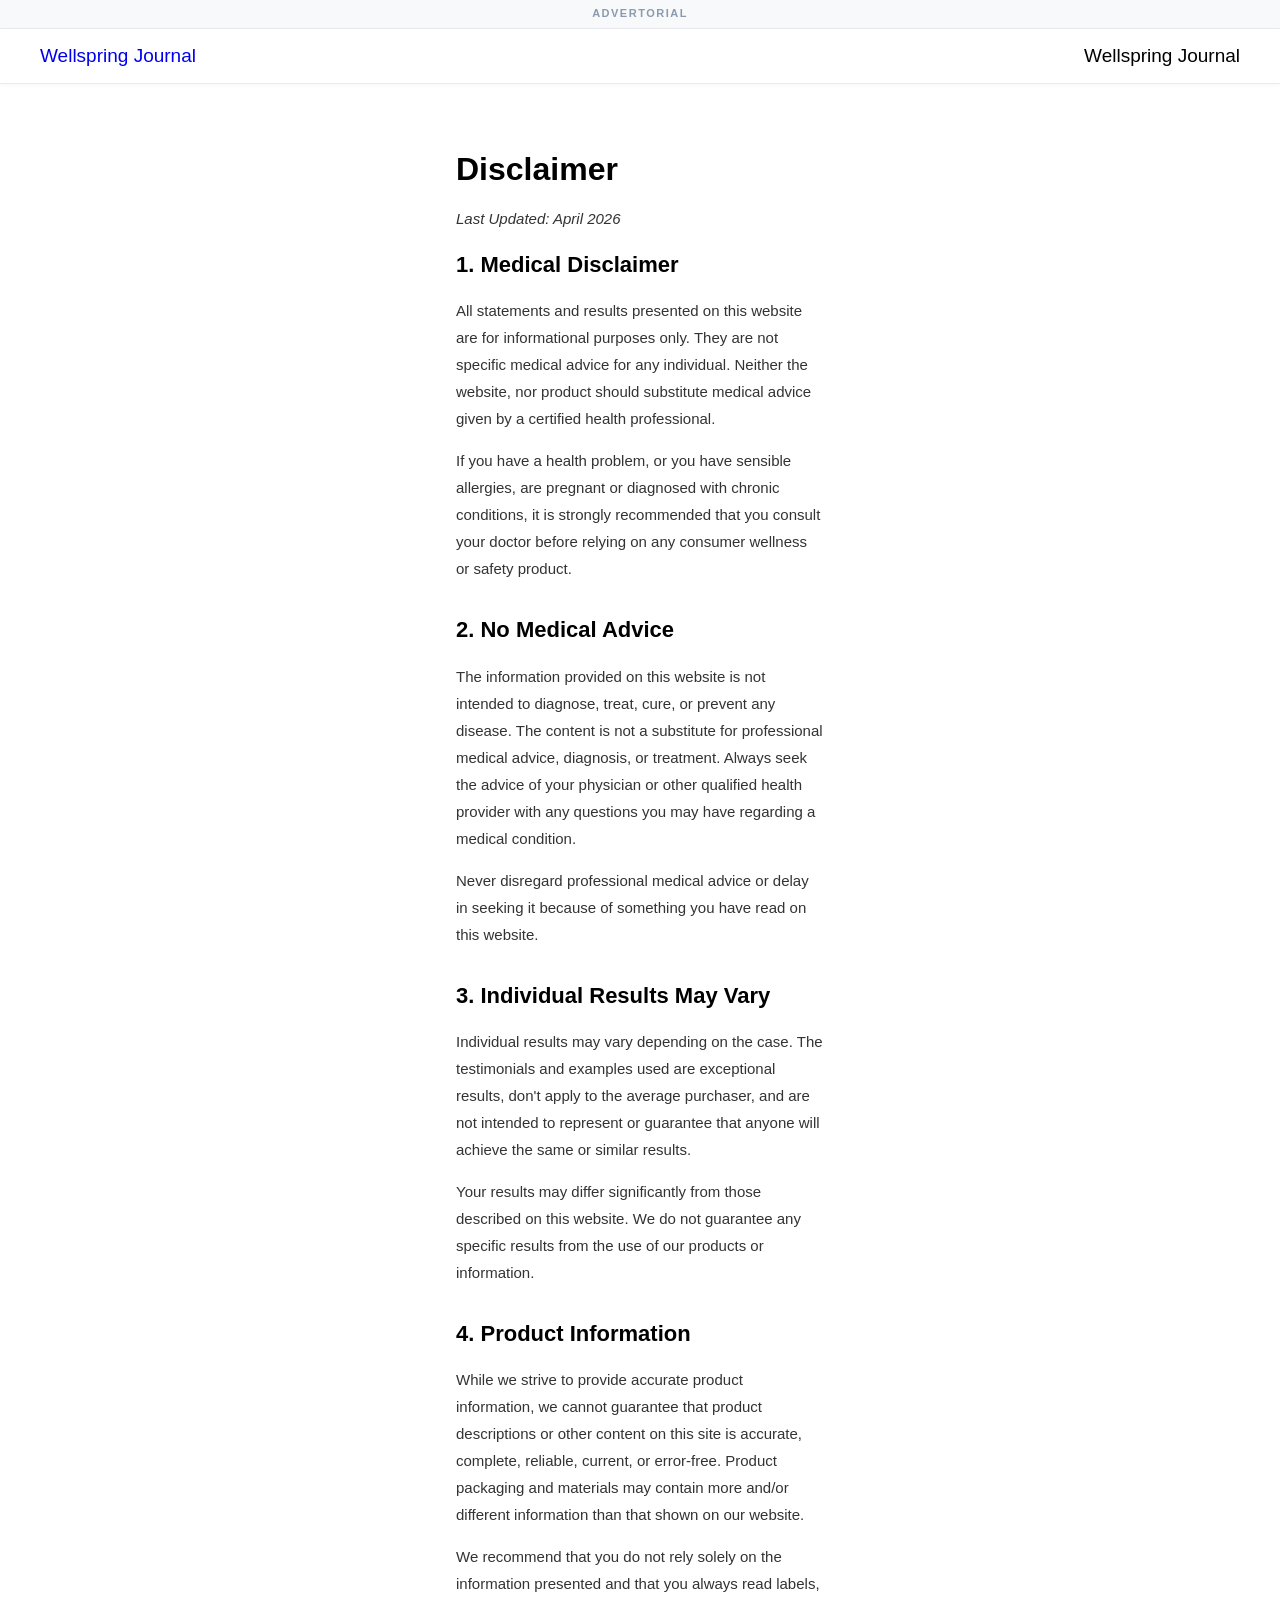
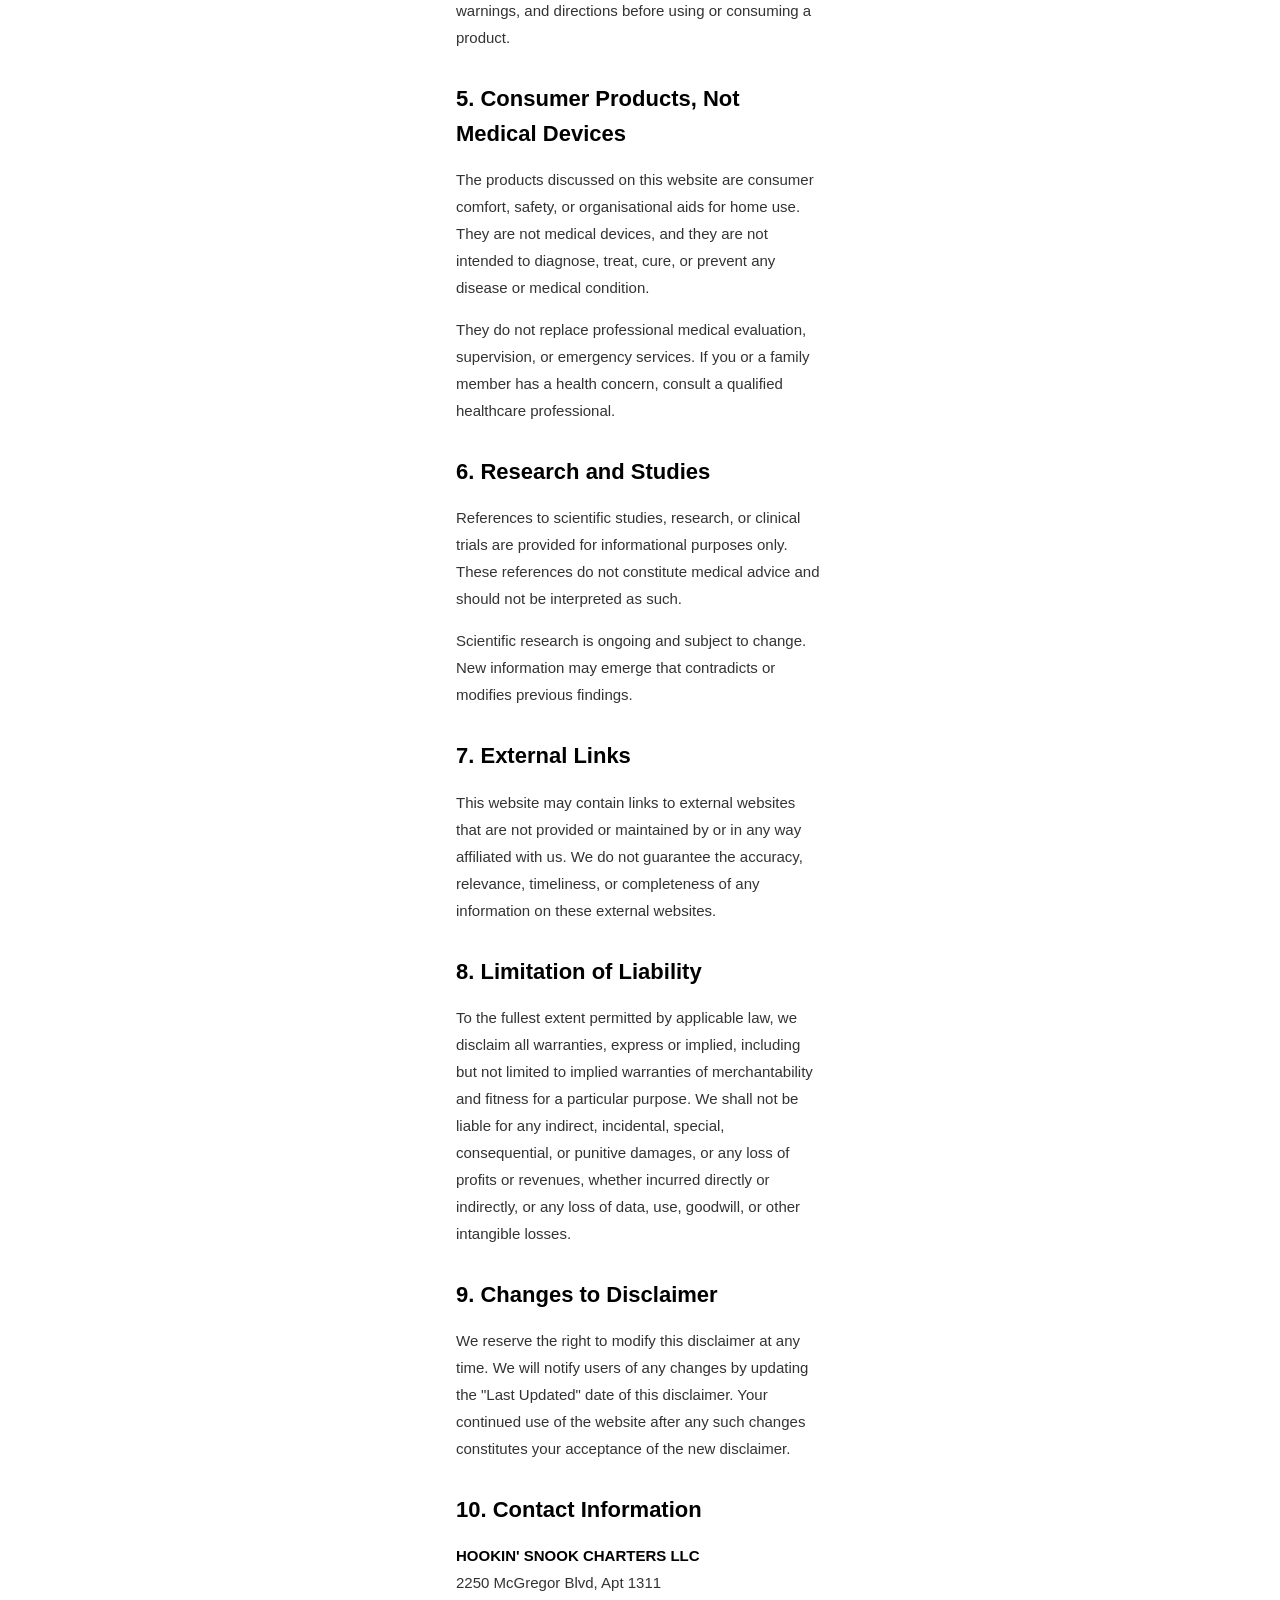
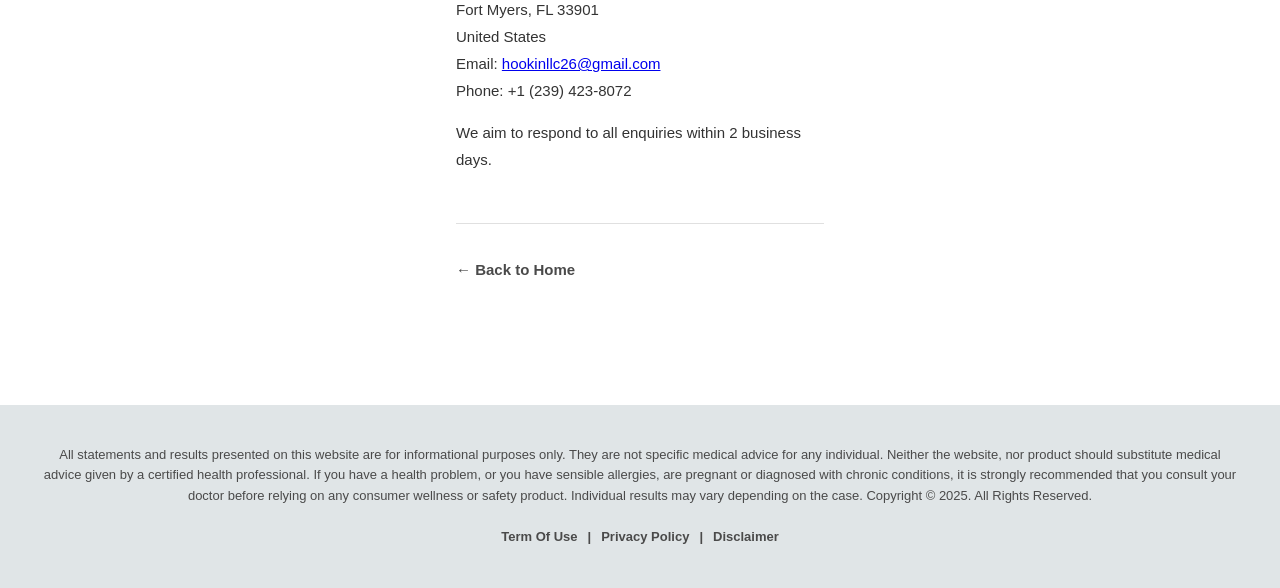
<file: disclaimer.html>
﻿<!DOCTYPE html>
<html lang="en">
<head>
    <meta charset="UTF-8">
    <meta name="viewport" content="width=device-width, initial-scale=1.0">
    <link rel="stylesheet" href="./public/style.css">
    <title>Disclaimer - Wellspring Journal</title>
</head>
<body>
    <!-- Advertorial Banner -->
    <div class="advertorial-banner">
        ADVERTORIAL
    </div>

    <!-- Header -->
    <header class="main-header">
        <div class="header-content">
            <div class="logo-container"><a href="index.html" class="logo-textual">Wellspring Journal</a></div>
            <div class="trending-text">Wellspring Journal</div>
        </div>
    </header>

    <div class="container">
        <div class="legal-page">
            <h1>Disclaimer</h1>
            <p class="last-updated">Last Updated: April 2026</p>

            <section>
                <h2>1. Medical Disclaimer</h2>
                <p>All statements and results presented on this website are for informational purposes only. They are not specific medical advice for any individual. Neither the website, nor product should substitute medical advice given by a certified health professional.</p>
                <p>If you have a health problem, or you have sensible allergies, are pregnant or diagnosed with chronic conditions, it is strongly recommended that you consult your doctor before relying on any consumer wellness or safety product.</p>
            </section>

            <section>
                <h2>2. No Medical Advice</h2>
                <p>The information provided on this website is not intended to diagnose, treat, cure, or prevent any disease. The content is not a substitute for professional medical advice, diagnosis, or treatment. Always seek the advice of your physician or other qualified health provider with any questions you may have regarding a medical condition.</p>
                <p>Never disregard professional medical advice or delay in seeking it because of something you have read on this website.</p>
            </section>

            <section>
                <h2>3. Individual Results May Vary</h2>
                <p>Individual results may vary depending on the case. The testimonials and examples used are exceptional results, don't apply to the average purchaser, and are not intended to represent or guarantee that anyone will achieve the same or similar results.</p>
                <p>Your results may differ significantly from those described on this website. We do not guarantee any specific results from the use of our products or information.</p>
            </section>

            <section>
                <h2>4. Product Information</h2>
                <p>While we strive to provide accurate product information, we cannot guarantee that product descriptions or other content on this site is accurate, complete, reliable, current, or error-free. Product packaging and materials may contain more and/or different information than that shown on our website.</p>
                <p>We recommend that you do not rely solely on the information presented and that you always read labels, warnings, and directions before using or consuming a product.</p>
            </section>

                        <section>
                <h2>5. Consumer Products, Not Medical Devices</h2>
                <p>The products discussed on this website are consumer comfort, safety, or organisational aids for home use. They are not medical devices, and they are not intended to diagnose, treat, cure, or prevent any disease or medical condition.</p>
                <p>They do not replace professional medical evaluation, supervision, or emergency services. If you or a family member has a health concern, consult a qualified healthcare professional.</p>
            </section>

            <section>
                <h2>6. Research and Studies</h2>
                <p>References to scientific studies, research, or clinical trials are provided for informational purposes only. These references do not constitute medical advice and should not be interpreted as such.</p>
                <p>Scientific research is ongoing and subject to change. New information may emerge that contradicts or modifies previous findings.</p>
            </section>

            <section>
                <h2>7. External Links</h2>
                <p>This website may contain links to external websites that are not provided or maintained by or in any way affiliated with us. We do not guarantee the accuracy, relevance, timeliness, or completeness of any information on these external websites.</p>
            </section>

            <section>
                <h2>8. Limitation of Liability</h2>
                <p>To the fullest extent permitted by applicable law, we disclaim all warranties, express or implied, including but not limited to implied warranties of merchantability and fitness for a particular purpose. We shall not be liable for any indirect, incidental, special, consequential, or punitive damages, or any loss of profits or revenues, whether incurred directly or indirectly, or any loss of data, use, goodwill, or other intangible losses.</p>
            </section>

            <section>
                <h2>9. Changes to Disclaimer</h2>
                <p>We reserve the right to modify this disclaimer at any time. We will notify users of any changes by updating the "Last Updated" date of this disclaimer. Your continued use of the website after any such changes constitutes your acceptance of the new disclaimer.</p>
            </section>

                        <section>
                <h2>10. Contact Information</h2>
                <p>
                    <strong>HOOKIN' SNOOK CHARTERS LLC</strong><br>
                    2250 McGregor Blvd, Apt 1311<br>Fort Myers, FL 33901<br>United States<br>
                    Email: <a href="mailto:hookinllc26@gmail.com">hookinllc26@gmail.com</a><br>
                    Phone: +1 (239) 423-8072
                </p>
                <p>We aim to respond to all enquiries within 2 business days.</p>
            </section>

            <div class="back-link">
                <a href="index.html">← Back to Home</a>
            </div>
        </div>
    </div>

    <!-- Footer -->
    <footer class="main-footer">
        <div class="footer-content">
            <p class="footer-disclaimer">
                All statements and results presented on this website are for informational purposes only. They are not specific medical advice for any individual. Neither the website, nor product should substitute medical advice given by a certified health professional. If you have a health problem, or you have sensible allergies, are pregnant or diagnosed with chronic conditions, it is strongly recommended that you consult your doctor before relying on any consumer wellness or safety product. Individual results may vary depending on the case. Copyright © 2025. All Rights Reserved.
            </p>
            <div class="footer-links">
                <a href="term-of-use.html">Term Of Use</a>
                <span class="link-separator">|</span>
                <a href="privacy-policy.html">Privacy Policy</a>
                <span class="link-separator">|</span>
                <a href="disclaimer.html">Disclaimer</a>
            </div>
        </div>
    </footer>
</body>
</html>
</file>
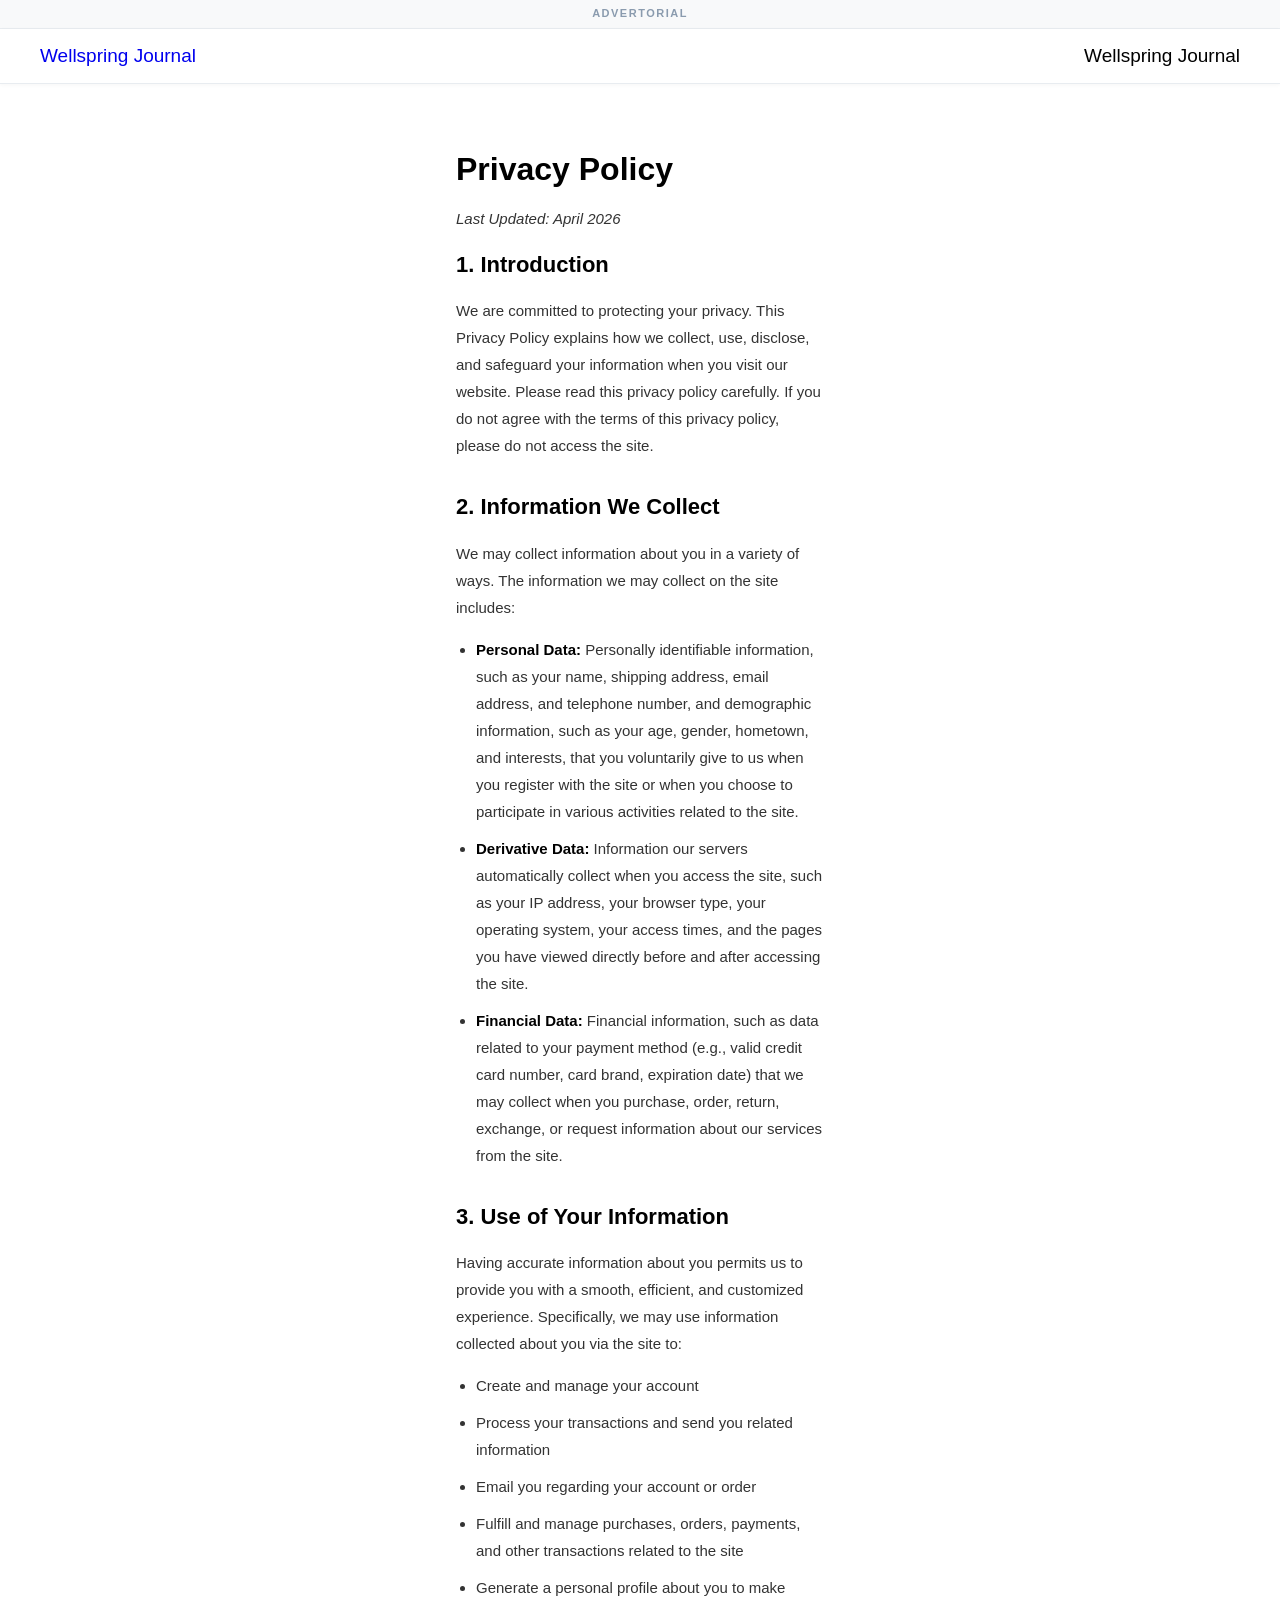
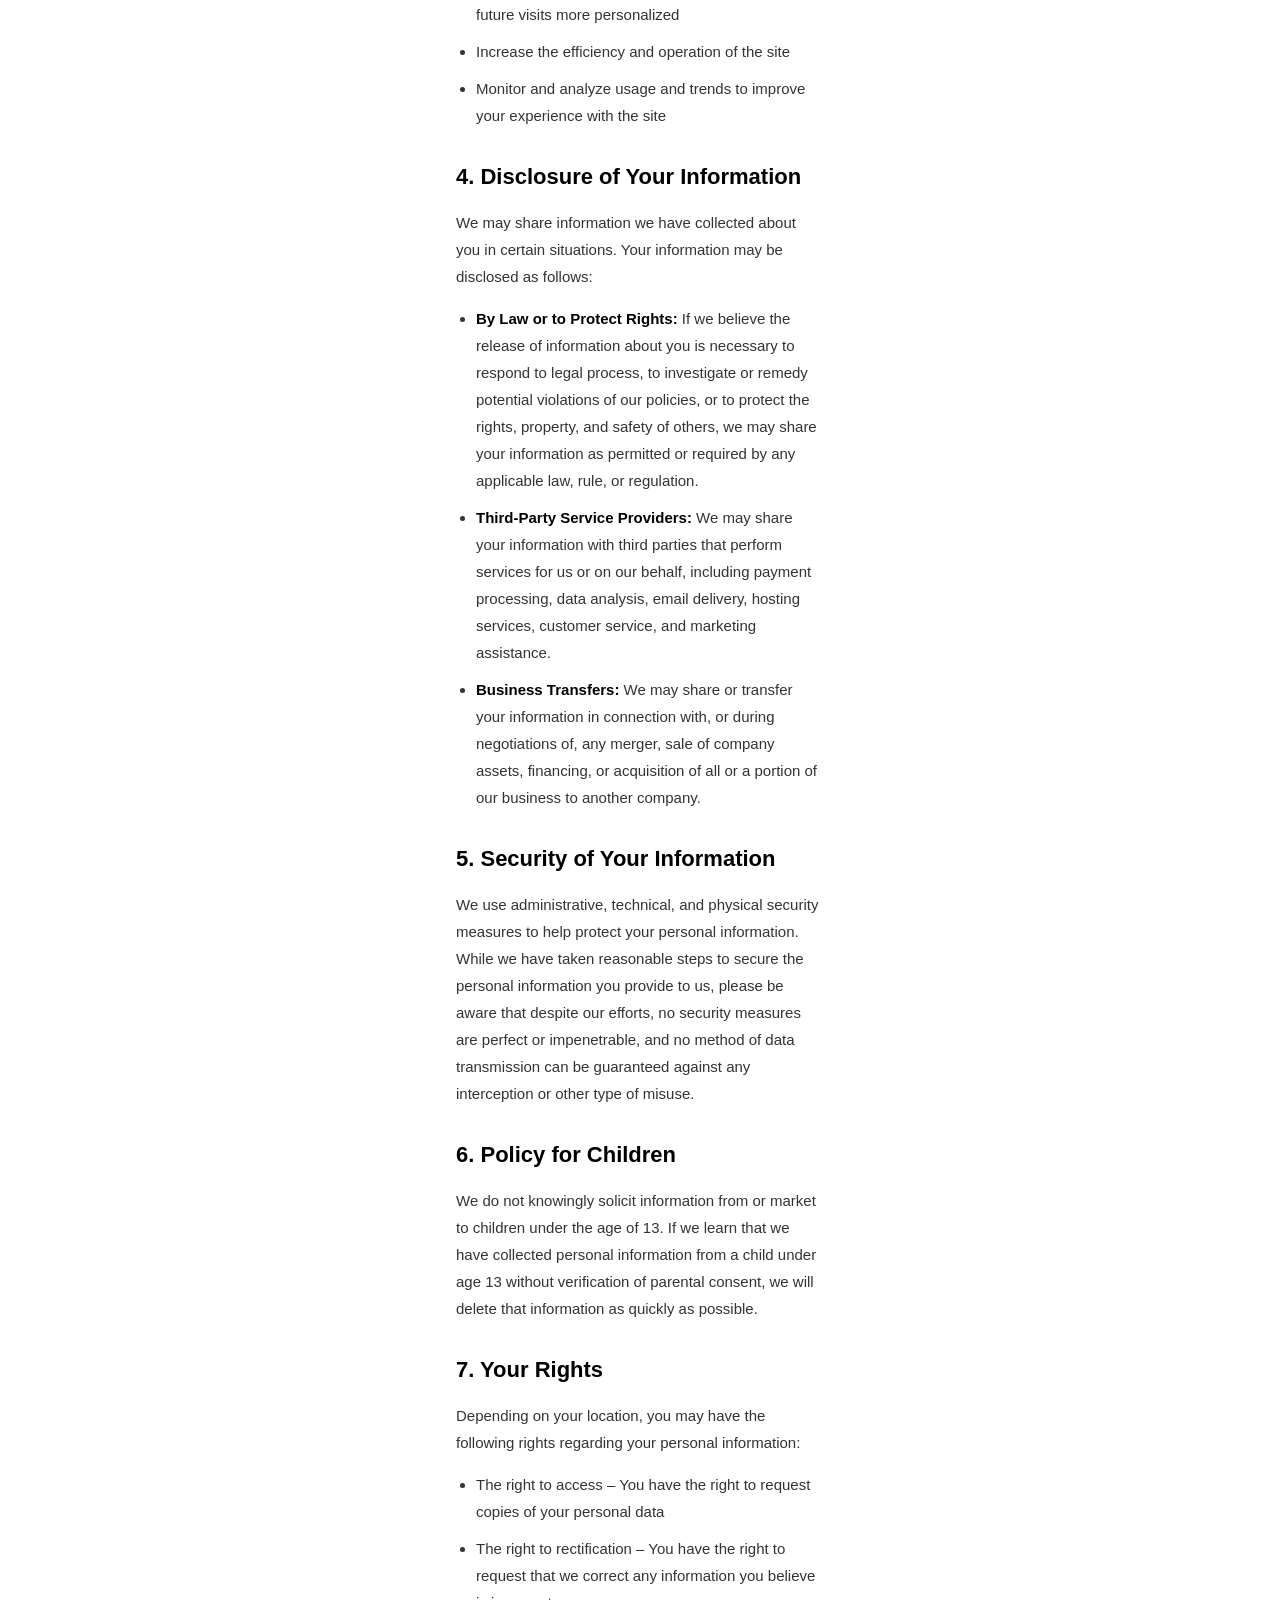
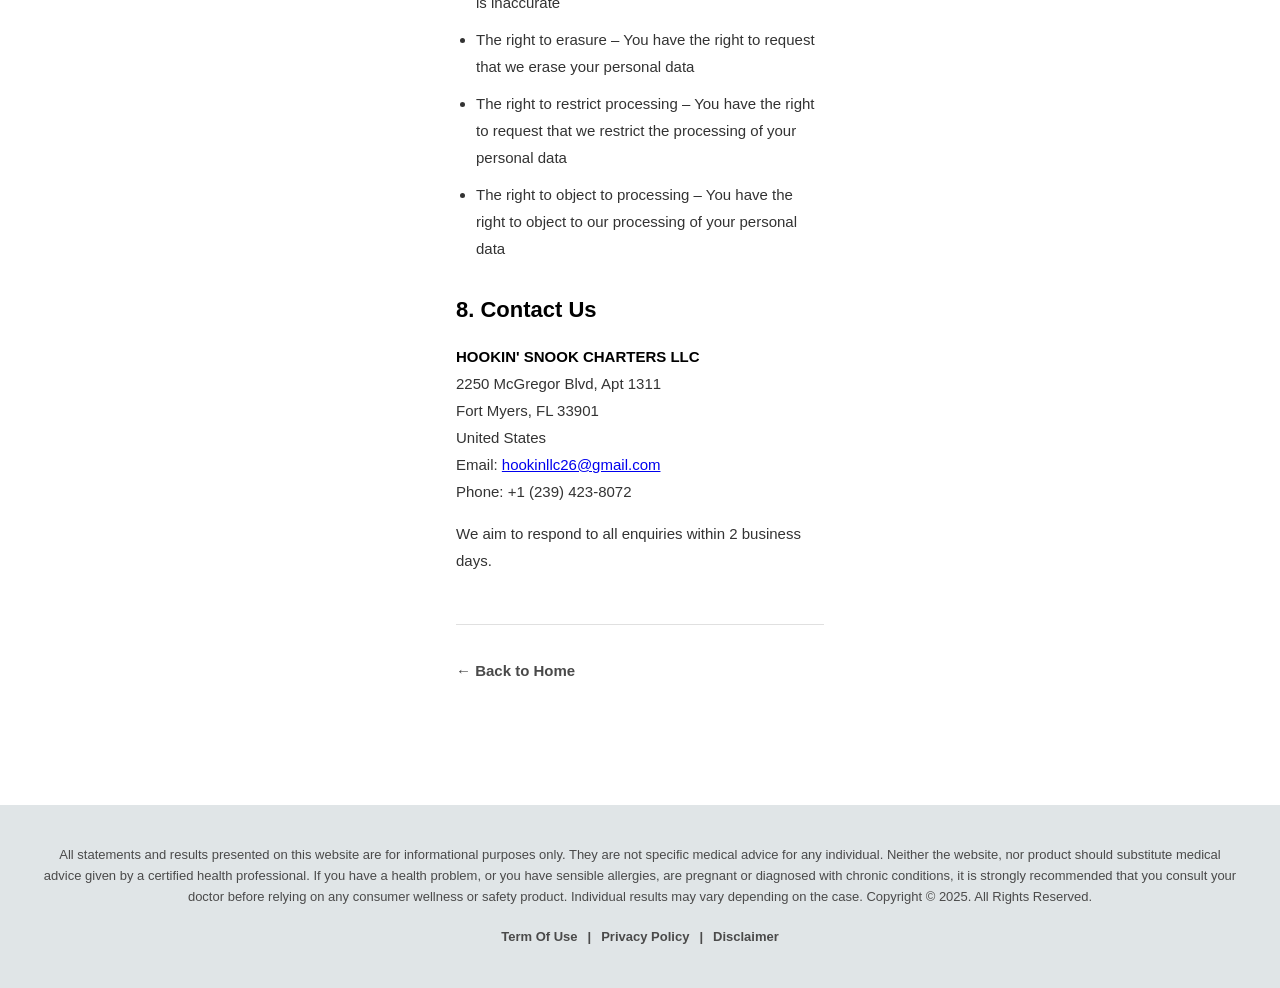
<file: privacy-policy.html>
﻿<!DOCTYPE html>
<html lang="en">
<head>
    <meta charset="UTF-8">
    <meta name="viewport" content="width=device-width, initial-scale=1.0">
    <link rel="stylesheet" href="./public/style.css">
    <title>Privacy Policy - Wellspring Journal</title>
</head>
<body>
    <!-- Advertorial Banner -->
    <div class="advertorial-banner">
        ADVERTORIAL
    </div>

    <!-- Header -->
    <header class="main-header">
        <div class="header-content">
            <div class="logo-container"><a href="index.html" class="logo-textual">Wellspring Journal</a></div>
            <div class="trending-text">Wellspring Journal</div>
        </div>
    </header>

    <div class="container">
        <div class="legal-page">
            <h1>Privacy Policy</h1>
            <p class="last-updated">Last Updated: April 2026</p>

            <section>
                <h2>1. Introduction</h2>
                <p>We are committed to protecting your privacy. This Privacy Policy explains how we collect, use, disclose, and safeguard your information when you visit our website. Please read this privacy policy carefully. If you do not agree with the terms of this privacy policy, please do not access the site.</p>
            </section>

            <section>
                <h2>2. Information We Collect</h2>
                <p>We may collect information about you in a variety of ways. The information we may collect on the site includes:</p>
                <ul>
                    <li><strong>Personal Data:</strong> Personally identifiable information, such as your name, shipping address, email address, and telephone number, and demographic information, such as your age, gender, hometown, and interests, that you voluntarily give to us when you register with the site or when you choose to participate in various activities related to the site.</li>
                    <li><strong>Derivative Data:</strong> Information our servers automatically collect when you access the site, such as your IP address, your browser type, your operating system, your access times, and the pages you have viewed directly before and after accessing the site.</li>
                    <li><strong>Financial Data:</strong> Financial information, such as data related to your payment method (e.g., valid credit card number, card brand, expiration date) that we may collect when you purchase, order, return, exchange, or request information about our services from the site.</li>
                </ul>
            </section>

            <section>
                <h2>3. Use of Your Information</h2>
                <p>Having accurate information about you permits us to provide you with a smooth, efficient, and customized experience. Specifically, we may use information collected about you via the site to:</p>
                <ul>
                    <li>Create and manage your account</li>
                    <li>Process your transactions and send you related information</li>
                    <li>Email you regarding your account or order</li>
                    <li>Fulfill and manage purchases, orders, payments, and other transactions related to the site</li>
                    <li>Generate a personal profile about you to make future visits more personalized</li>
                    <li>Increase the efficiency and operation of the site</li>
                    <li>Monitor and analyze usage and trends to improve your experience with the site</li>
                </ul>
            </section>

            <section>
                <h2>4. Disclosure of Your Information</h2>
                <p>We may share information we have collected about you in certain situations. Your information may be disclosed as follows:</p>
                <ul>
                    <li><strong>By Law or to Protect Rights:</strong> If we believe the release of information about you is necessary to respond to legal process, to investigate or remedy potential violations of our policies, or to protect the rights, property, and safety of others, we may share your information as permitted or required by any applicable law, rule, or regulation.</li>
                    <li><strong>Third-Party Service Providers:</strong> We may share your information with third parties that perform services for us or on our behalf, including payment processing, data analysis, email delivery, hosting services, customer service, and marketing assistance.</li>
                    <li><strong>Business Transfers:</strong> We may share or transfer your information in connection with, or during negotiations of, any merger, sale of company assets, financing, or acquisition of all or a portion of our business to another company.</li>
                </ul>
            </section>

            <section>
                <h2>5. Security of Your Information</h2>
                <p>We use administrative, technical, and physical security measures to help protect your personal information. While we have taken reasonable steps to secure the personal information you provide to us, please be aware that despite our efforts, no security measures are perfect or impenetrable, and no method of data transmission can be guaranteed against any interception or other type of misuse.</p>
            </section>

            <section>
                <h2>6. Policy for Children</h2>
                <p>We do not knowingly solicit information from or market to children under the age of 13. If we learn that we have collected personal information from a child under age 13 without verification of parental consent, we will delete that information as quickly as possible.</p>
            </section>

            <section>
                <h2>7. Your Rights</h2>
                <p>Depending on your location, you may have the following rights regarding your personal information:</p>
                <ul>
                    <li>The right to access – You have the right to request copies of your personal data</li>
                    <li>The right to rectification – You have the right to request that we correct any information you believe is inaccurate</li>
                    <li>The right to erasure – You have the right to request that we erase your personal data</li>
                    <li>The right to restrict processing – You have the right to request that we restrict the processing of your personal data</li>
                    <li>The right to object to processing – You have the right to object to our processing of your personal data</li>
                </ul>
            </section>

                        <section>
                <h2>8. Contact Us</h2>
                <p>
                    <strong>HOOKIN' SNOOK CHARTERS LLC</strong><br>
                    2250 McGregor Blvd, Apt 1311<br>Fort Myers, FL 33901<br>United States<br>
                    Email: <a href="mailto:hookinllc26@gmail.com">hookinllc26@gmail.com</a><br>
                    Phone: +1 (239) 423-8072
                </p>
                <p>We aim to respond to all enquiries within 2 business days.</p>
            </section>

            <div class="back-link">
                <a href="index.html">← Back to Home</a>
            </div>
        </div>
    </div>

    <!-- Footer -->
    <footer class="main-footer">
        <div class="footer-content">
            <p class="footer-disclaimer">
                All statements and results presented on this website are for informational purposes only. They are not specific medical advice for any individual. Neither the website, nor product should substitute medical advice given by a certified health professional. If you have a health problem, or you have sensible allergies, are pregnant or diagnosed with chronic conditions, it is strongly recommended that you consult your doctor before relying on any consumer wellness or safety product. Individual results may vary depending on the case. Copyright © 2025. All Rights Reserved.
            </p>
            <div class="footer-links">
                <a href="term-of-use.html">Term Of Use</a>
                <span class="link-separator">|</span>
                <a href="privacy-policy.html">Privacy Policy</a>
                <span class="link-separator">|</span>
                <a href="disclaimer.html">Disclaimer</a>
            </div>
        </div>
    </footer>
</body>
</html>
</file>
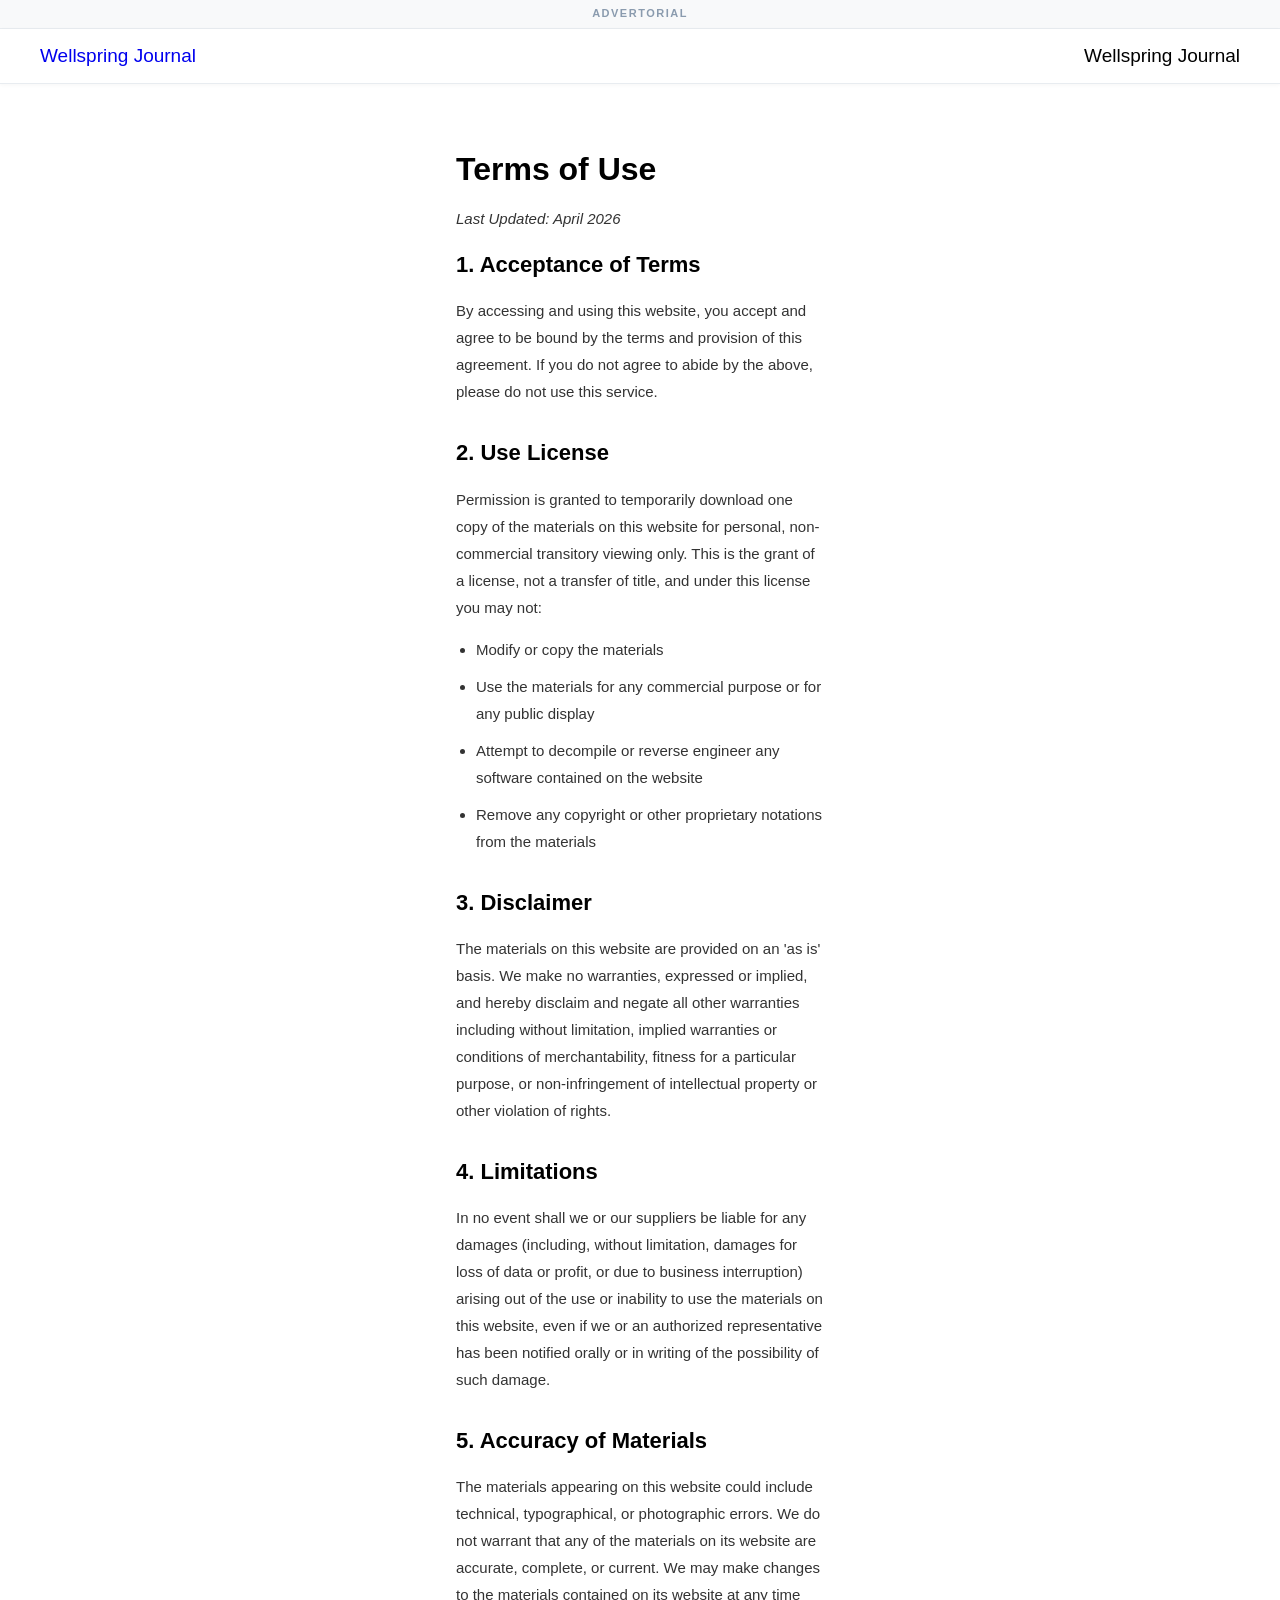
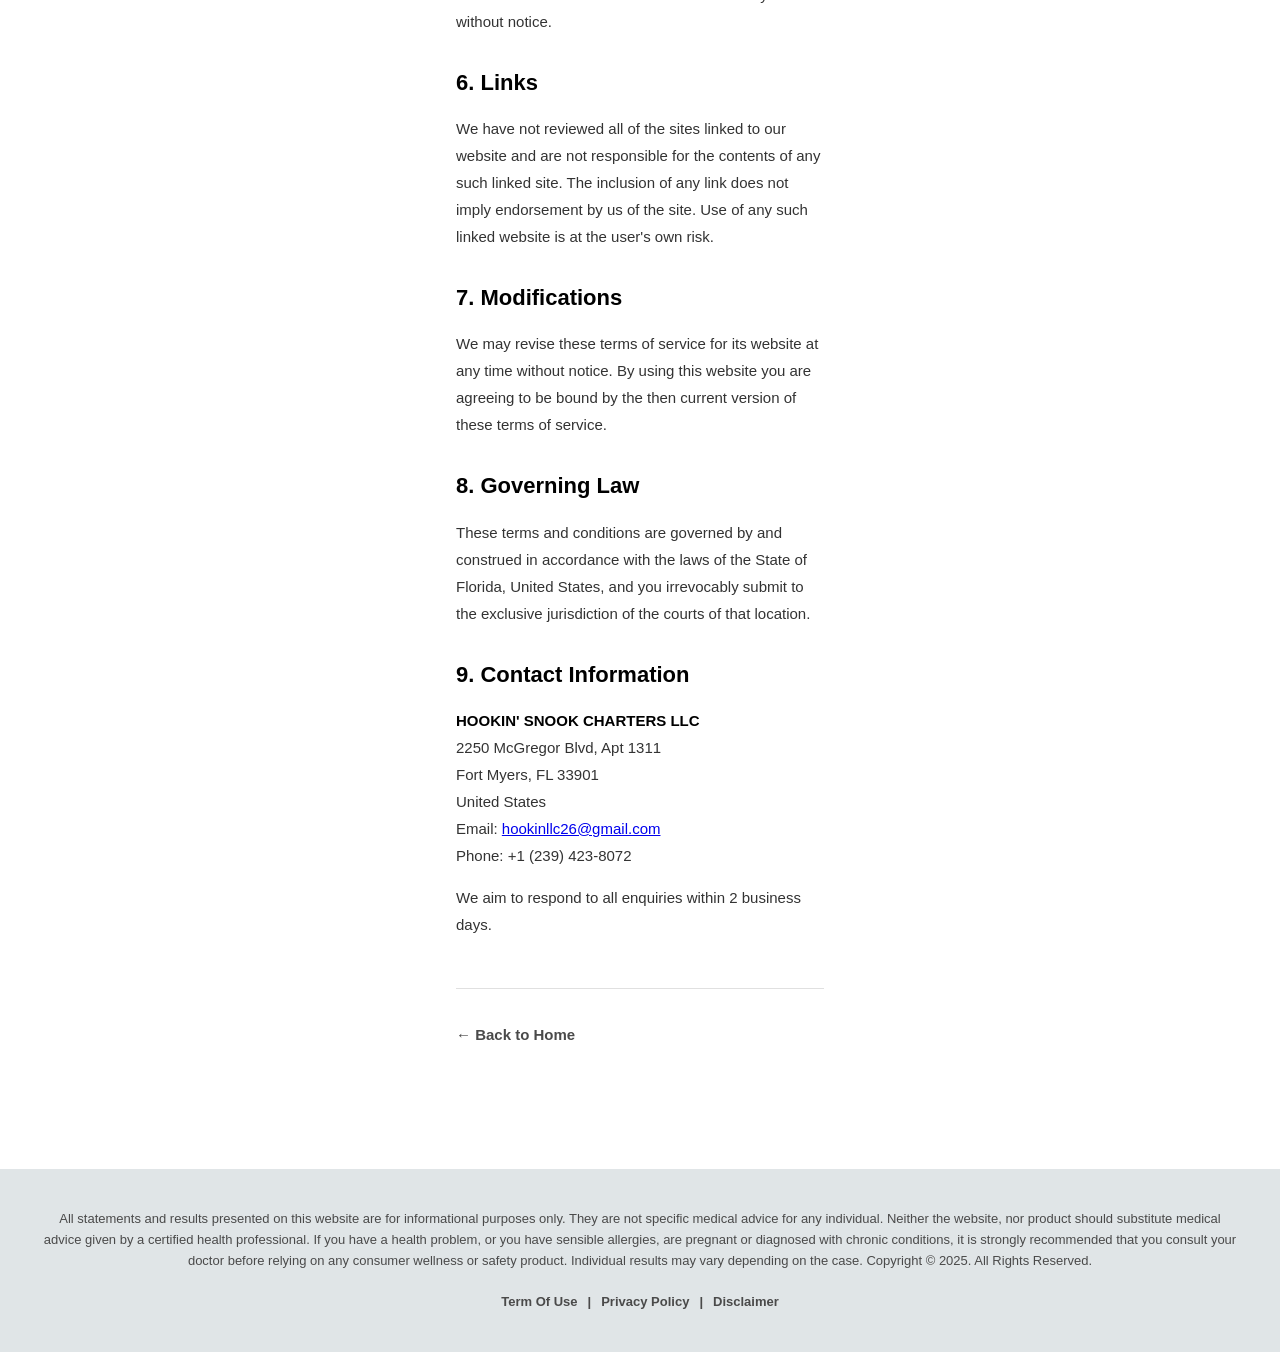
<file: term-of-use.html>
﻿<!DOCTYPE html>
<html lang="en">
<head>
    <meta charset="UTF-8">
    <meta name="viewport" content="width=device-width, initial-scale=1.0">
    <link rel="stylesheet" href="./public/style.css">
    <title>Term Of Use - Wellspring Journal</title>
</head>
<body>
    <!-- Advertorial Banner -->
    <div class="advertorial-banner">
        ADVERTORIAL
    </div>

    <!-- Header -->
    <header class="main-header">
        <div class="header-content">
            <div class="logo-container"><a href="index.html" class="logo-textual">Wellspring Journal</a></div>
            <div class="trending-text">Wellspring Journal</div>
        </div>
    </header>

    <div class="container">
        <div class="legal-page">
            <h1>Terms of Use</h1>
            <p class="last-updated">Last Updated: April 2026</p>

            <section>
                <h2>1. Acceptance of Terms</h2>
                <p>By accessing and using this website, you accept and agree to be bound by the terms and provision of this agreement. If you do not agree to abide by the above, please do not use this service.</p>
            </section>

            <section>
                <h2>2. Use License</h2>
                <p>Permission is granted to temporarily download one copy of the materials on this website for personal, non-commercial transitory viewing only. This is the grant of a license, not a transfer of title, and under this license you may not:</p>
                <ul>
                    <li>Modify or copy the materials</li>
                    <li>Use the materials for any commercial purpose or for any public display</li>
                    <li>Attempt to decompile or reverse engineer any software contained on the website</li>
                    <li>Remove any copyright or other proprietary notations from the materials</li>
                </ul>
            </section>

            <section>
                <h2>3. Disclaimer</h2>
                <p>The materials on this website are provided on an 'as is' basis. We make no warranties, expressed or implied, and hereby disclaim and negate all other warranties including without limitation, implied warranties or conditions of merchantability, fitness for a particular purpose, or non-infringement of intellectual property or other violation of rights.</p>
            </section>

            <section>
                <h2>4. Limitations</h2>
                <p>In no event shall we or our suppliers be liable for any damages (including, without limitation, damages for loss of data or profit, or due to business interruption) arising out of the use or inability to use the materials on this website, even if we or an authorized representative has been notified orally or in writing of the possibility of such damage.</p>
            </section>

            <section>
                <h2>5. Accuracy of Materials</h2>
                <p>The materials appearing on this website could include technical, typographical, or photographic errors. We do not warrant that any of the materials on its website are accurate, complete, or current. We may make changes to the materials contained on its website at any time without notice.</p>
            </section>

            <section>
                <h2>6. Links</h2>
                <p>We have not reviewed all of the sites linked to our website and are not responsible for the contents of any such linked site. The inclusion of any link does not imply endorsement by us of the site. Use of any such linked website is at the user's own risk.</p>
            </section>

            <section>
                <h2>7. Modifications</h2>
                <p>We may revise these terms of service for its website at any time without notice. By using this website you are agreeing to be bound by the then current version of these terms of service.</p>
            </section>

            <section>
                <h2>8. Governing Law</h2>
                <p>These terms and conditions are governed by and construed in accordance with the laws of the State of Florida, United States, and you irrevocably submit to the exclusive jurisdiction of the courts of that location.</p>
            </section>

            <section>
                <h2>9. Contact Information</h2>
                <p>
                    <strong>HOOKIN' SNOOK CHARTERS LLC</strong><br>
                    2250 McGregor Blvd, Apt 1311<br>Fort Myers, FL 33901<br>United States<br>
                    Email: <a href="mailto:hookinllc26@gmail.com">hookinllc26@gmail.com</a><br>
                    Phone: +1 (239) 423-8072
                </p>
                <p>We aim to respond to all enquiries within 2 business days.</p>
            </section>

            <div class="back-link">
                <a href="index.html">← Back to Home</a>
            </div>
        </div>
    </div>

    <!-- Footer -->
    <footer class="main-footer">
        <div class="footer-content">
            <p class="footer-disclaimer">
                All statements and results presented on this website are for informational purposes only. They are not specific medical advice for any individual. Neither the website, nor product should substitute medical advice given by a certified health professional. If you have a health problem, or you have sensible allergies, are pregnant or diagnosed with chronic conditions, it is strongly recommended that you consult your doctor before relying on any consumer wellness or safety product. Individual results may vary depending on the case. Copyright © 2025. All Rights Reserved.
            </p>
            <div class="footer-links">
                <a href="term-of-use.html">Term Of Use</a>
                <span class="link-separator">|</span>
                <a href="privacy-policy.html">Privacy Policy</a>
                <span class="link-separator">|</span>
                <a href="disclaimer.html">Disclaimer</a>
            </div>
        </div>
    </footer>
</body>
</html>
</file>
<file: public/style.css>
* {
    margin: 0;
    padding: 0;
    box-sizing: border-box;
}

body {
    font-family: "Open Sans", sans-serif;
    background-color: #ffffff;
    color: #000000;
    line-height: 1.6;
    padding: 0;
    margin: 0;
    font-size: 19px;
}

/* Advertorial Banner */
.advertorial-banner {
    background-color: #f8f9fa;
    width: 100%;
    padding: 5px 20px;
    text-align: center;
    font-size: 11px;
    font-weight: 600;
    letter-spacing: 1.5px;
    text-transform: uppercase;
    color: #8a9bae;
    border-bottom: 1px solid #e8ecf0;
}

/* Header */
.main-header {
    background-color: #ffffff;
    width: 100%;
    padding: 12px 24px;
    border-bottom: 1px solid #e8ecf0;
    box-shadow: 0 1px 4px rgba(0, 0, 0, 0.04);
}

.header-content {
    max-width: 1200px;
    margin: 0 auto;
    display: flex;
    justify-content: space-between;
    align-items: center;
}

.logo-container {
    display: flex;
    align-items: center;
    padding: 0;
}

.logo-container a {
    display: flex;
    align-items: center;
    text-decoration: none;
}

.logo-icon {
    height: 32px;
    width: auto;
    display: block;
}

.trending-indicator {
    font-family: "Open Sans", sans-serif;
    line-height: 1.6;
    margin: 0;
    padding: 0;
    box-sizing: border-box;
    display: flex;
    align-items: center;
    gap: 8px;
    font-size: 13px;
    color: #5a6a7a;
    font-weight: 600;
    letter-spacing: 0.2px;
}

.flag-icon {
    width: 18px;
    height: auto;
    display: block;
}

.container {
    max-width: 35%;
    margin: 0 auto;
    padding: 20px;
}

/* Breadcrumb */
.breadcrumb {
    font-family: "Open Sans", sans-serif;
    line-height: 1.75;
    color: #1a1a1a;
    text-align: left;
    margin: 0;
    padding: 0;
    box-sizing: border-box;
    display: flex;
    align-items: center;
    gap: 8px;
    margin-top: 10px;
    margin-bottom: 10px;
    font-size: 14px;
}

.breadcrumb-icon {
    display: inline-block;
    width: 14px;
    height: 14px;
    background-color: #1a1a1a;
    flex-shrink: 0;
}

.breadcrumb-item {
    color: #4a4a4a;
    font-weight: bold;
    text-transform: uppercase;
}

.breadcrumb-separator {
    color: #4a4a4a;
    font-weight: bold;
}

.breadcrumb-dot {
    color: #4a4a4a;
    font-weight: bold;
}

.read-time {
    color: #888888;
    font-weight: bold;
    text-transform: uppercase;
}

/* Main Headline */
.main-headline {
    font-family: "Open Sans", sans-serif;
    margin: 0;
    padding: 0;
    box-sizing: border-box;
    font-size: 34px;
    font-weight: 700;
    line-height: 1.3;
    margin-bottom: 20px;
    color: #333;
}

.main-headline .highlight-yellow {
    background-color: #ffeb3b;
    padding: 2px 4px;
}

/* Article Meta Container */
.article-meta-container {
    font-family: "Open Sans", sans-serif;
    line-height: 1.6;
    color: #333;
    font-size: inherit;
    margin: 0;
    padding: 0;
    box-sizing: border-box;
    display: flex;
    justify-content: space-between;
    align-items: center;
    gap: 14px;
    flex-wrap: wrap;
    margin-bottom: 15px;
}

.author-info-left {
    display: flex;
    align-items: center;
    gap: 12px;
}

.author-avatar {
    width: 50px;
    height: 50px;
    border-radius: 8px;
    object-fit: cover;
}

.author-details {
    display: flex;
    flex-direction: column;
}

.author-name {
    font-size: 14px;
    font-weight: 600;
    color: #333;
    margin-bottom: 2px;
}

.author-date {
    font-size: 12px;
    color: #666;
}

.rating-engagement-right {
    display: flex;
    align-items: center;
    gap: 12px;
    margin-left: auto;
    flex: 0 0 auto;
}

.stars {
    display: flex;
    align-items: center;
}

.stars-image {
    width: 106px;
    max-width: 106px;
    height: auto;
    display: block;
    flex-shrink: 0;
}

.engagement-count {
    display: flex;
    align-items: center;
    gap: 6px;
}

.thumbs-up-icon {
    width: 16px;
    height: 16px;
    object-fit: contain;
    display: block;
    flex-shrink: 0;
}

.engagement-count .count {
    font-size: 14px;
    color: #333;
    font-weight: 500;
}

/* Video Thumbnail */
.video-thumbnail {
    position: relative;
    width: 100%;
    margin-bottom: 20px;
    overflow: hidden;
}

.video-thumbnail a {
    display: block;
    text-decoration: none;
    cursor: pointer;
}

.thumbnail-image {
    width: 100%;
    height: auto;
    display: block;
    border-radius: 15px;
}

.prohibition-symbol {
    position: absolute;
    top: 50%;
    left: 50%;
    transform: translate(-50%, -50%);
    z-index: 10;
}

.red-circle {
    width: 100px;
    height: 100px;
    background-color: #ff0000;
    border-radius: 50%;
    border: 4px solid #ffffff;
    display: flex;
    align-items: center;
    justify-content: center;
    box-shadow: 0 4px 12px rgba(0, 0, 0, 0.4);
}

.red-circle svg {
    width: 100%;
    height: 100%;
}

/* Click Here To Watch The Video Button */
.watch-now-btn {
    width: 100%;
    background-color: #28a745;
    color: #ffffff;
    border: none;
    padding: 15px 20px;
    font-size: 18px;
    font-weight: bold;
    cursor: pointer;
    border-radius: 4px;
    margin: 20px 0;
    display: flex;
    align-items: center;
    justify-content: center;
    gap: 10px;
    transition: background-color 0.3s;
    text-decoration: none;
}

.watch-now-btn:hover {
    background-color: #218838;
}

.arrows {
    font-size: 16px;
    font-weight: normal;
}

/* Content Text */
.content {
    margin: 30px 0;
}

.content p {
    margin-bottom: 20px;
    font-size: 19px;
    color: #000000;
    text-align: left;
}

.content strong {
    font-weight: bold;
}

.content a.video-link {
    color: #0066cc;
    text-decoration: none;
    border: none;
    outline: none;
}

.content a.video-link:hover {
    text-decoration: underline;
    color: #0052a3;
}

.content h2 {
    font-size: 32px;
    font-weight: bold;
    color: #000000;
    text-align: center;
}

.clarity-brew-red {
    color: #cc0000;
}

.content .ritual-subtitle {
    font-size: 20px;
    text-align: center;
    margin-bottom: 20px;
}

/* Responsive */
@media (max-width: 768px) {
    .advertorial-banner {
        padding: 6px 15px;
        font-size: 11px;
    }
    
    .main-header {
        padding: 10px 16px;
    }
    
    .logo-container {
        padding: 0;
    }
    
    .logo-icon {
        height: 26px;
        width: auto;
    }
    
    .trending-indicator {
        font-size: 11px;
    }
    
    .flag-icon {
        width: 16px;
    }
    
    .container {
        max-width: 95%;
        padding: 10px;
    }
    
    .red-circle {
        width: 80px;
        height: 80px;
    }
    
    .watch-now-btn {
        font-size: 16px;
        padding: 12px 15px;
    }
    
    .content p {
        font-size: 14px;
    }
}

/* Footer */
.main-footer {
    background-color: #e0e5e7;
    width: 100%;
    padding: 40px 20px;
    margin-top: 60px;
}

.footer-content {
    max-width: 1200px;
    margin: 0 auto;
    text-align: center;
}

.footer-disclaimer {
    color: #4a4a4a;
    font-size: 13px;
    line-height: 1.6;
    margin-bottom: 20px;
}

.footer-additional-info {
    margin: 30px 0;
    text-align: center;
}

.footer-additional-info p {
    color: #4a4a4a;
    font-size: 13px;
    line-height: 1.6;
    margin-bottom: 15px;
}

.footer-additional-info strong {
    font-weight: bold;
    color: #333333;
}

.footer-links {
    display: flex;
    align-items: center;
    justify-content: center;
    gap: 10px;
    color: #4a4a4a;
    font-size: 13px;
}

.footer-links a {
    color: #4a4a4a;
    text-decoration: none;
    font-weight: bold;
}

.footer-links a:hover {
    text-decoration: underline;
}

.link-separator {
    color: #4a4a4a;
    font-weight: bold;
}

/* Legal Pages */
.legal-page {
    max-width: 900px;
    margin: 40px auto;
    padding: 0 20px;
}

.legal-page h1 {
    font-size: 32px;
    color: #000000;
    margin-bottom: 10px;
    font-weight: bold;
}

.last-updated {
    color: #666666;
    font-size: 14px;
    margin-bottom: 30px;
    font-style: italic;
}

.legal-page section {
    margin-bottom: 30px;
}

.legal-page h2 {
    font-size: 22px;
    color: #000000;
    margin-bottom: 15px;
    font-weight: bold;
}

.legal-page p {
    font-size: 15px;
    line-height: 1.8;
    color: #333333;
    margin-bottom: 15px;
}

.legal-page ul {
    margin-left: 20px;
    margin-bottom: 15px;
}

.legal-page li {
    font-size: 15px;
    line-height: 1.8;
    color: #333333;
    margin-bottom: 10px;
}

.legal-page strong {
    font-weight: bold;
    color: #000000;
}

.back-link {
    margin-top: 50px;
    padding-top: 30px;
    border-top: 1px solid #e0e0e0;
}

.back-link a {
    color: #4a4a4a;
    text-decoration: none;
    font-weight: bold;
    font-size: 15px;
}

.back-link a:hover {
    text-decoration: underline;
}

/* Responsive Footer */
@media (max-width: 768px) {
    .main-footer {
        padding: 30px 15px;
        margin-top: 40px;
    }
    
    .footer-disclaimer {
        font-size: 12px;
    }
    
    .footer-additional-info {
        margin: 20px 0;
        padding: 0 10px;
    }
    
    .footer-additional-info p {
        font-size: 12px;
        margin-bottom: 12px;
    }
    
    .footer-links {
        font-size: 12px;
        flex-wrap: wrap;
    }
    
    .legal-page {
        margin: 30px auto;
        padding: 0 15px;
    }
    
    .legal-page h1 {
        font-size: 26px;
    }
    
    .legal-page h2 {
        font-size: 20px;
    }
    
    .legal-page p,
    .legal-page li {
        font-size: 14px;
    }
}

/* Scientific References Section */
.scientific-references {
    padding: 48px 0;
    background-color: #ffffff;
    margin-top: 300px;
}

.references-container {
    max-width: 900px;
    margin: 0 auto;
    padding: 0 20px;
}

.references-header {
    text-align: center;
}

.references-title {
    font-size: 24px;
    font-weight: 600;
    color: #374151;
    margin-bottom: 32px;
}

.universities-grid {
    display: grid;
    grid-template-columns: repeat(4, 1fr);
    gap: 24px;
    align-items: center;
    justify-content: center;
    margin-bottom: 32px;
    max-width: 500px;
    margin-left: auto;
    margin-right: auto;
}

.university-logo {
    position: relative;
    margin: 0 auto;
}

/* Cornell logo: w-12 h-12 (48px) en móvil, md:w-16 md:h-16 (64px) en desktop */
.cornell-logo {
    width: 48px;
    height: 48px;
}

/* Otros logos: w-16 h-12 (64px x 48px) en móvil, md:w-24 md:h-16 (96px x 64px) en desktop */
.other-logo {
    width: 64px;
    height: 48px;
}

.logo-img {
    width: 100%;
    height: 100%;
    object-fit: contain;
}

/* Desktop: tamaños más grandes */
@media (min-width: 768px) {
    .cornell-logo {
        width: 64px;
        height: 64px;
    }
    
    .other-logo {
        width: 96px;
        height: 64px;
    }
}

.references-list {
    position: relative;
    transition: all 0.7s ease-in-out;
    overflow: hidden;
    max-height: 160px;
}

.references-list.expanded {
    max-height: none;
}

.references-content {
    columns: 2;
    column-gap: 32px;
    font-size: 12px;
    color: #4b5563;
}

.reference-item {
    break-inside: avoid-column;
    margin-bottom: 8px;
}

.reference-title {
    font-weight: 600;
    color: #1f2937;
}

.reference-source {
    font-style: italic;
}

.gradient-overlay {
    position: absolute;
    bottom: 0;
    left: 0;
    width: 100%;
    height: 80px;
    background: linear-gradient(to top, #ffffff, transparent);
    pointer-events: none;
    transition: opacity 0.3s ease-in-out;
}

.references-list.expanded .gradient-overlay {
    opacity: 0;
}

.references-toggle-container {
    margin-top: 24px;
    text-align: center;
}

.references-toggle-btn {
    background: none;
    border: none;
    color: #111827;
    font-weight: 600;
    font-size: 16px;
    cursor: pointer;
    display: inline-flex;
    align-items: center;
    text-decoration: underline;
    text-underline-offset: 4px;
    padding: 0;
}

.references-toggle-btn:hover {
    color: #374151;
}

.toggle-icon {
    width: 16px;
    height: 16px;
    margin-left: 8px;
    transition: transform 0.3s ease-in-out;
}

.toggle-icon.rotated {
    transform: rotate(180deg);
}

/* Responsive Scientific References */
@media (max-width: 768px) {
    .scientific-references {
        padding: 32px 0;
        margin-top: 30px;
    }
    
    .references-container {
        padding: 0 16px;
    }
    
    .references-title {
        font-size: 20px;
        margin-bottom: 32px;
    }
    
    /* Mantener 4 columnas en móvil como en el original */
    .universities-grid {
        grid-template-columns: repeat(4, 1fr);
        gap: 24px;
        max-width: 100%;
    }
    
    /* Mantener 2 columnas en las referencias incluso en móvil */
    .references-content {
        columns: 2;
        column-gap: 32px;
        font-size: 12px;
    }
    
    .references-list {
        max-height: 160px;
    }
}


/* Mobile Breadcrumb - 480px and below */
@media (max-width: 480px) {
    .breadcrumb {
        font-size: 11px;
        gap: 6px;
    }
    
    .breadcrumb-icon {
        width: 10px;
        height: 10px;
    }
    
    .breadcrumb-item {
        font-size: 11px;
    }
    
    .breadcrumb-separator {
        font-size: 11px;
    }
}
</file>
